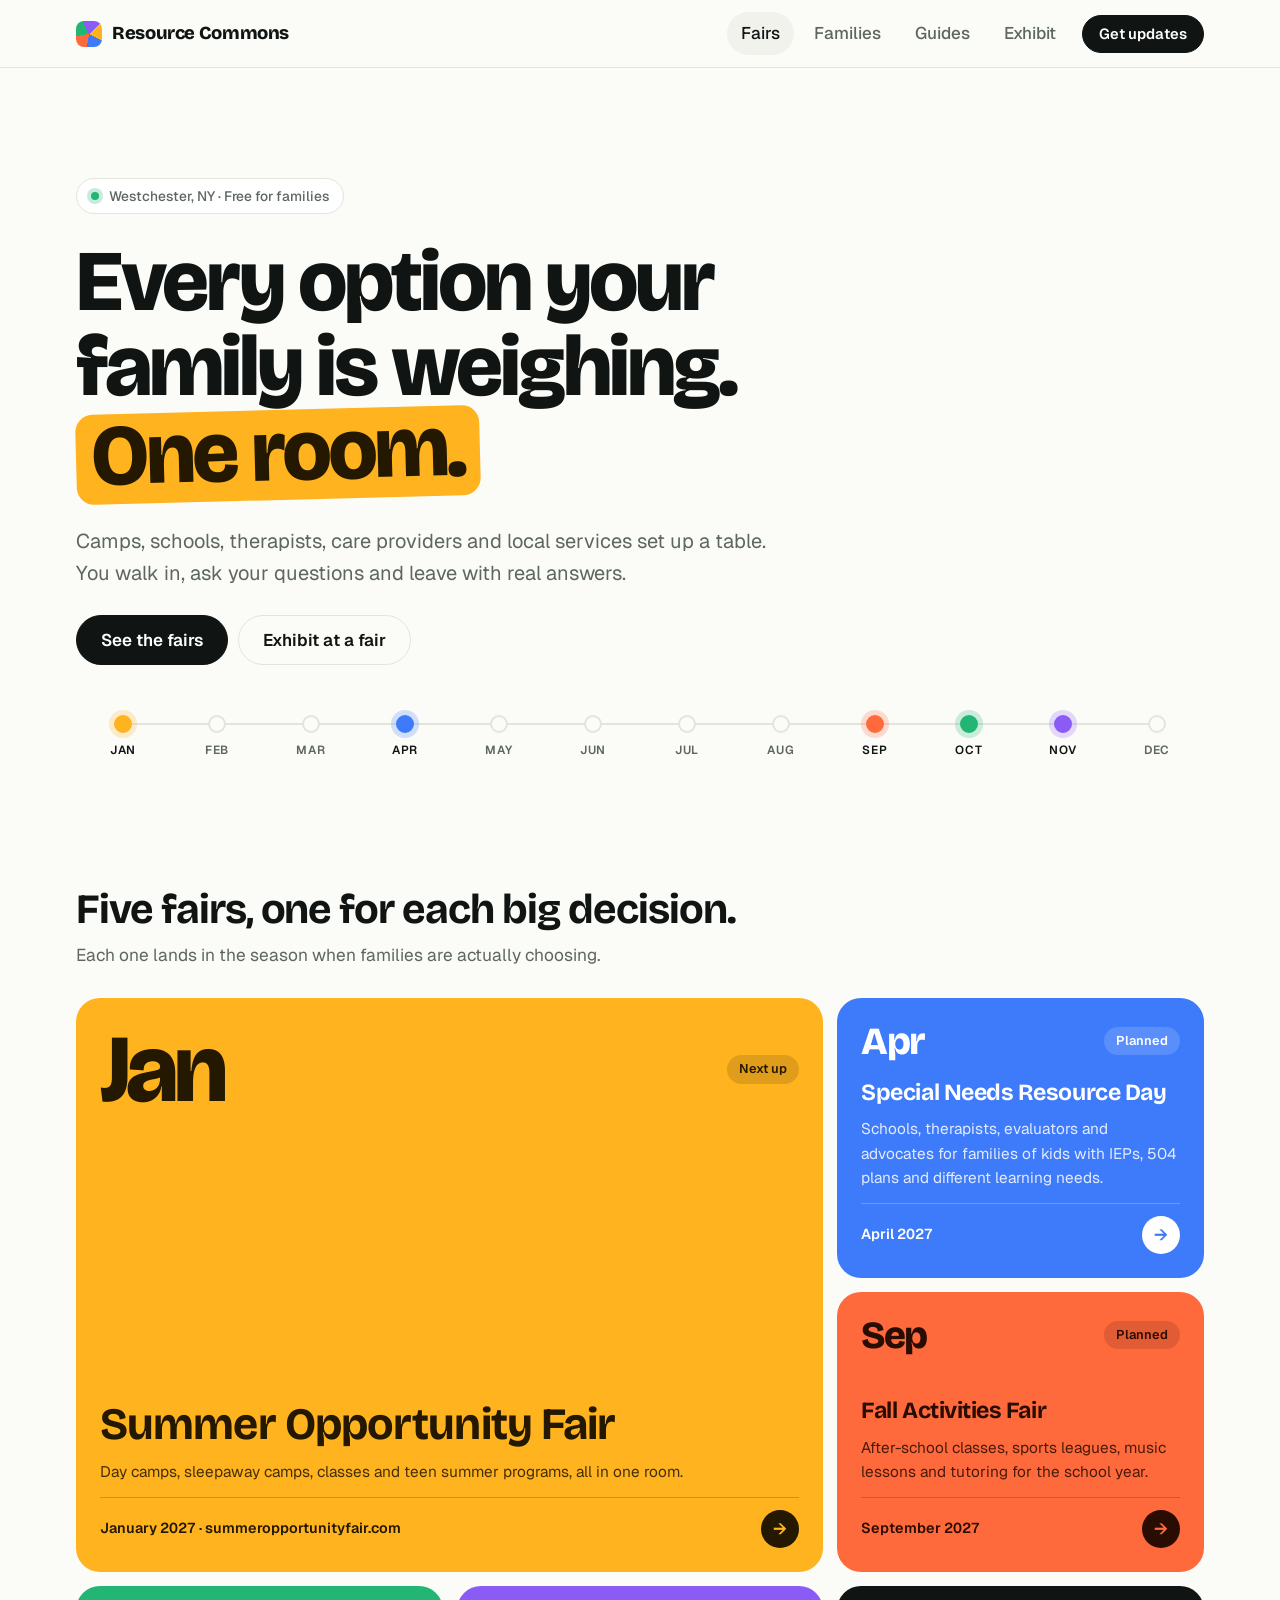
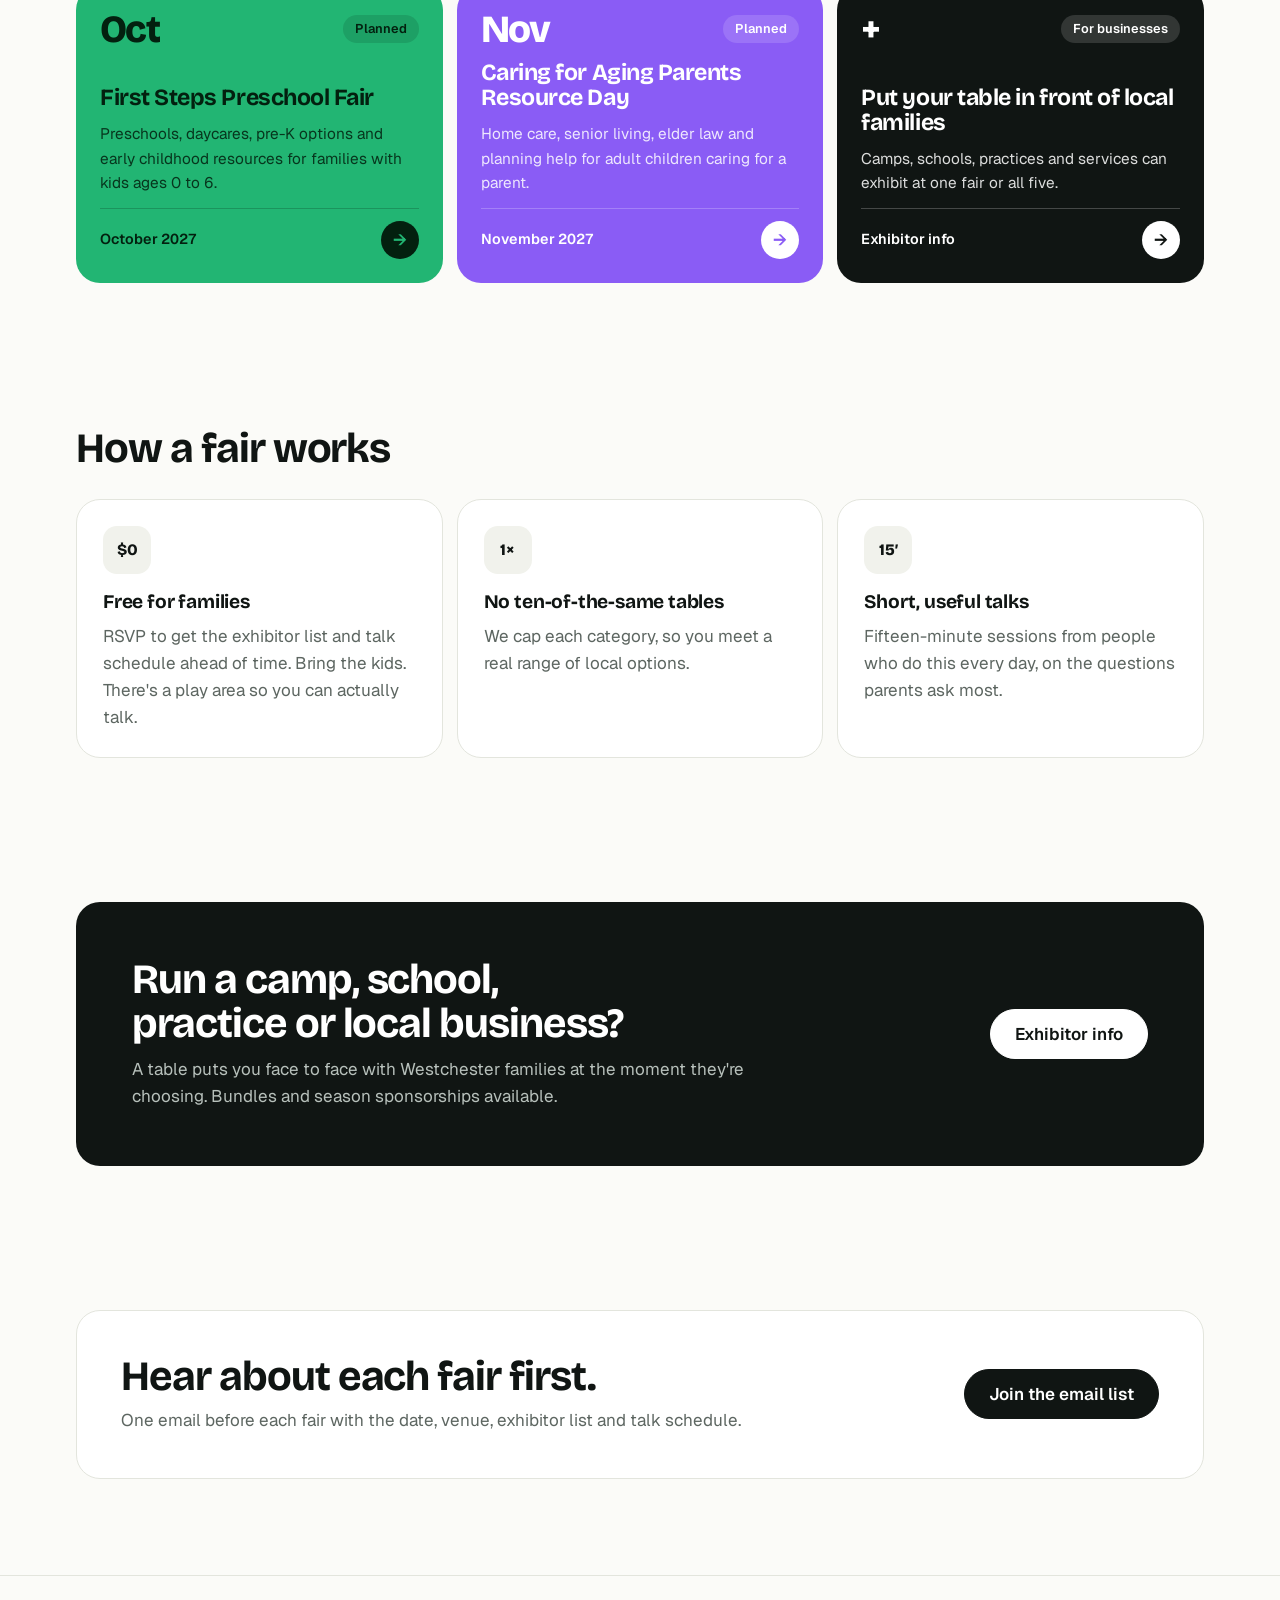
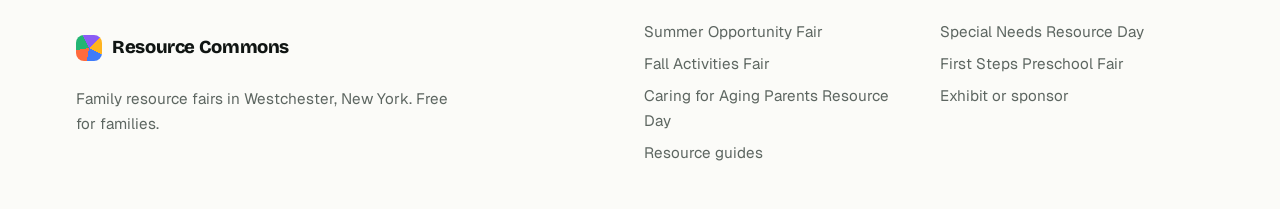
<file: index.html>
<!doctype html>
<html lang="en">
<head>
<meta charset="utf-8">
<meta name="viewport" content="width=device-width, initial-scale=1, viewport-fit=cover">
<title>Resource Commons</title>
<meta name="description" content="Family resource fairs in Westchester, NY: camps, special needs resources, fall activities, preschools and caring for aging parents. Free for families.">
<link rel="preconnect" href="https://fonts.googleapis.com">
<link rel="preconnect" href="https://fonts.gstatic.com" crossorigin>
<link rel="stylesheet" href="https://fonts.googleapis.com/css2?family=Bricolage+Grotesque:opsz,wght@12..96,500;12..96,700;12..96,800&family=Geist:wght@400;500;600&display=swap">
<link rel="stylesheet" href="style.css">
</head>
<body>
<header class="top"><div class="wrap top-in">
<a class="brand" href="index.html"><span class="mark" aria-hidden="true"></span>Resource Commons</a>
<nav class="nav"><a href="index.html" aria-current="page">Fairs</a><a href="families.html">Families</a><a href="guides.html">Guides</a><a href="exhibit.html">Exhibit</a><a class="btn small" href="families.html#signup">Get updates</a></nav>
</div></header>
<main>
<section class="hero"><div class="wrap">
<p class="eyebrow"><span class="live" aria-hidden="true"></span>Westchester, NY · Free for families</p>
<h1>Every option your family is weighing. <span class="hl">One room.</span></h1>
<p class="lede">Camps, schools, therapists, care providers and local services set up a table. You walk in, ask your questions and leave with real answers.</p>
<div class="cta"><a class="btn" href="#fairs">See the fairs</a><a class="btn ghost" href="exhibit.html">Exhibit at a fair</a></div>
<div class="year" aria-label="Fair calendar"><a class="mo has summer" href="https://summeropportunityfair.com/" title="Summer Opportunity Fair"><span class="pt"></span><span class="mo-l">Jan</span></a><span class="mo"><span class="pt"></span><span class="mo-l">Feb</span></span><span class="mo"><span class="pt"></span><span class="mo-l">Mar</span></span><a class="mo has sn" href="special-needs-resource-day.html" title="Special Needs Resource Day"><span class="pt"></span><span class="mo-l">Apr</span></a><span class="mo"><span class="pt"></span><span class="mo-l">May</span></span><span class="mo"><span class="pt"></span><span class="mo-l">Jun</span></span><span class="mo"><span class="pt"></span><span class="mo-l">Jul</span></span><span class="mo"><span class="pt"></span><span class="mo-l">Aug</span></span><a class="mo has fall" href="fall-activities-fair.html" title="Fall Activities Fair"><span class="pt"></span><span class="mo-l">Sep</span></a><a class="mo has pre" href="first-steps-preschool-fair.html" title="First Steps Preschool Fair"><span class="pt"></span><span class="mo-l">Oct</span></a><a class="mo has aging" href="caring-for-aging-parents.html" title="Caring for Aging Parents Resource Day"><span class="pt"></span><span class="mo-l">Nov</span></a><span class="mo"><span class="pt"></span><span class="mo-l">Dec</span></span></div>
</div></section>
<section class="band" id="fairs"><div class="wrap">
<div class="sec-h"><h2>Five fairs, one for each big decision.</h2><p>Each one lands in the season when families are actually choosing.</p></div>
<div class="bento"><a class="tile summer feat" href="https://summeropportunityfair.com/">
<span class="tile-top"><span class="tile-m">Jan</span><span class="pill">Next up</span></span>
<span class="tile-n">Summer Opportunity Fair</span>
<span class="tile-t">Day camps, sleepaway camps, classes and teen summer programs, all in one room.</span>
<span class="tile-f"><span>January 2027 · summeropportunityfair.com</span><span class="arrow" aria-hidden="true">→</span></span></a><a class="tile sn" href="special-needs-resource-day.html">
<span class="tile-top"><span class="tile-m">Apr</span><span class="pill">Planned</span></span>
<span class="tile-n">Special Needs Resource Day</span>
<span class="tile-t">Schools, therapists, evaluators and advocates for families of kids with IEPs, 504 plans and different learning needs.</span>
<span class="tile-f"><span>April 2027</span><span class="arrow" aria-hidden="true">→</span></span></a><a class="tile fall" href="fall-activities-fair.html">
<span class="tile-top"><span class="tile-m">Sep</span><span class="pill">Planned</span></span>
<span class="tile-n">Fall Activities Fair</span>
<span class="tile-t">After-school classes, sports leagues, music lessons and tutoring for the school year.</span>
<span class="tile-f"><span>September 2027</span><span class="arrow" aria-hidden="true">→</span></span></a><a class="tile pre" href="first-steps-preschool-fair.html">
<span class="tile-top"><span class="tile-m">Oct</span><span class="pill">Planned</span></span>
<span class="tile-n">First Steps Preschool Fair</span>
<span class="tile-t">Preschools, daycares, pre-K options and early childhood resources for families with kids ages 0 to 6.</span>
<span class="tile-f"><span>October 2027</span><span class="arrow" aria-hidden="true">→</span></span></a><a class="tile aging" href="caring-for-aging-parents.html">
<span class="tile-top"><span class="tile-m">Nov</span><span class="pill">Planned</span></span>
<span class="tile-n">Caring for Aging Parents Resource Day</span>
<span class="tile-t">Home care, senior living, elder law and planning help for adult children caring for a parent.</span>
<span class="tile-f"><span>November 2027</span><span class="arrow" aria-hidden="true">→</span></span></a><a class="tile ink" href="exhibit.html">
<span class="tile-top"><span class="tile-m">+</span><span class="pill">For businesses</span></span>
<span class="tile-n">Put your table in front of local families</span>
<span class="tile-t">Camps, schools, practices and services can exhibit at one fair or all five.</span>
<span class="tile-f"><span>Exhibitor info</span><span class="arrow" aria-hidden="true">→</span></span></a></div>
</div></section>
<section class="band"><div class="wrap">
<div class="sec-h"><h2>How a fair works</h2></div>
<div class="three cards">
<div><span class="ic" aria-hidden="true">$0</span><h3>Free for families</h3><p>RSVP to get the exhibitor list and talk schedule ahead of time. Bring the kids. There's a play area so you can actually talk.</p></div>
<div><span class="ic" aria-hidden="true">1×</span><h3>No ten-of-the-same tables</h3><p>We cap each category, so you meet a real range of local options.</p></div>
<div><span class="ic" aria-hidden="true">15′</span><h3>Short, useful talks</h3><p>Fifteen-minute sessions from people who do this every day, on the questions parents ask most.</p></div>
</div></div></section>
<section class="band"><div class="wrap">
<div class="promo"><div><h2>Run a camp, school, practice or local business?</h2><p>A table puts you face to face with Westchester families at the moment they're choosing. Bundles and season sponsorships available.</p></div>
<div class="cta"><a class="btn light" href="exhibit.html">Exhibitor info</a></div></div>
</div></section>
<section class="band"><div class="wrap"><div class="split">
<div><h2>Hear about each fair first.</h2><p>One email before each fair with the date, venue, exhibitor list and talk schedule.</p></div>
<div class="cta"><a class="btn" href="families.html#signup">Join the email list</a></div>
</div></div></section>
</main>
<footer class="foot"><div class="wrap foot-in">
<div><a class="brand" href="index.html"><span class="mark" aria-hidden="true"></span>Resource Commons</a>
<p>Family resource fairs in Westchester, New York. Free for families.</p></div>
<div class="foot-links"><a href="https://summeropportunityfair.com/">Summer Opportunity Fair</a><a href="special-needs-resource-day.html">Special Needs Resource Day</a><a href="fall-activities-fair.html">Fall Activities Fair</a><a href="first-steps-preschool-fair.html">First Steps Preschool Fair</a><a href="caring-for-aging-parents.html">Caring for Aging Parents Resource Day</a><a href="exhibit.html">Exhibit or sponsor</a><a href="guides.html">Resource guides</a></div>
</div></footer>
<script src="config.js"></script>
<script src="site.js"></script>
</body>
</html>
</file>
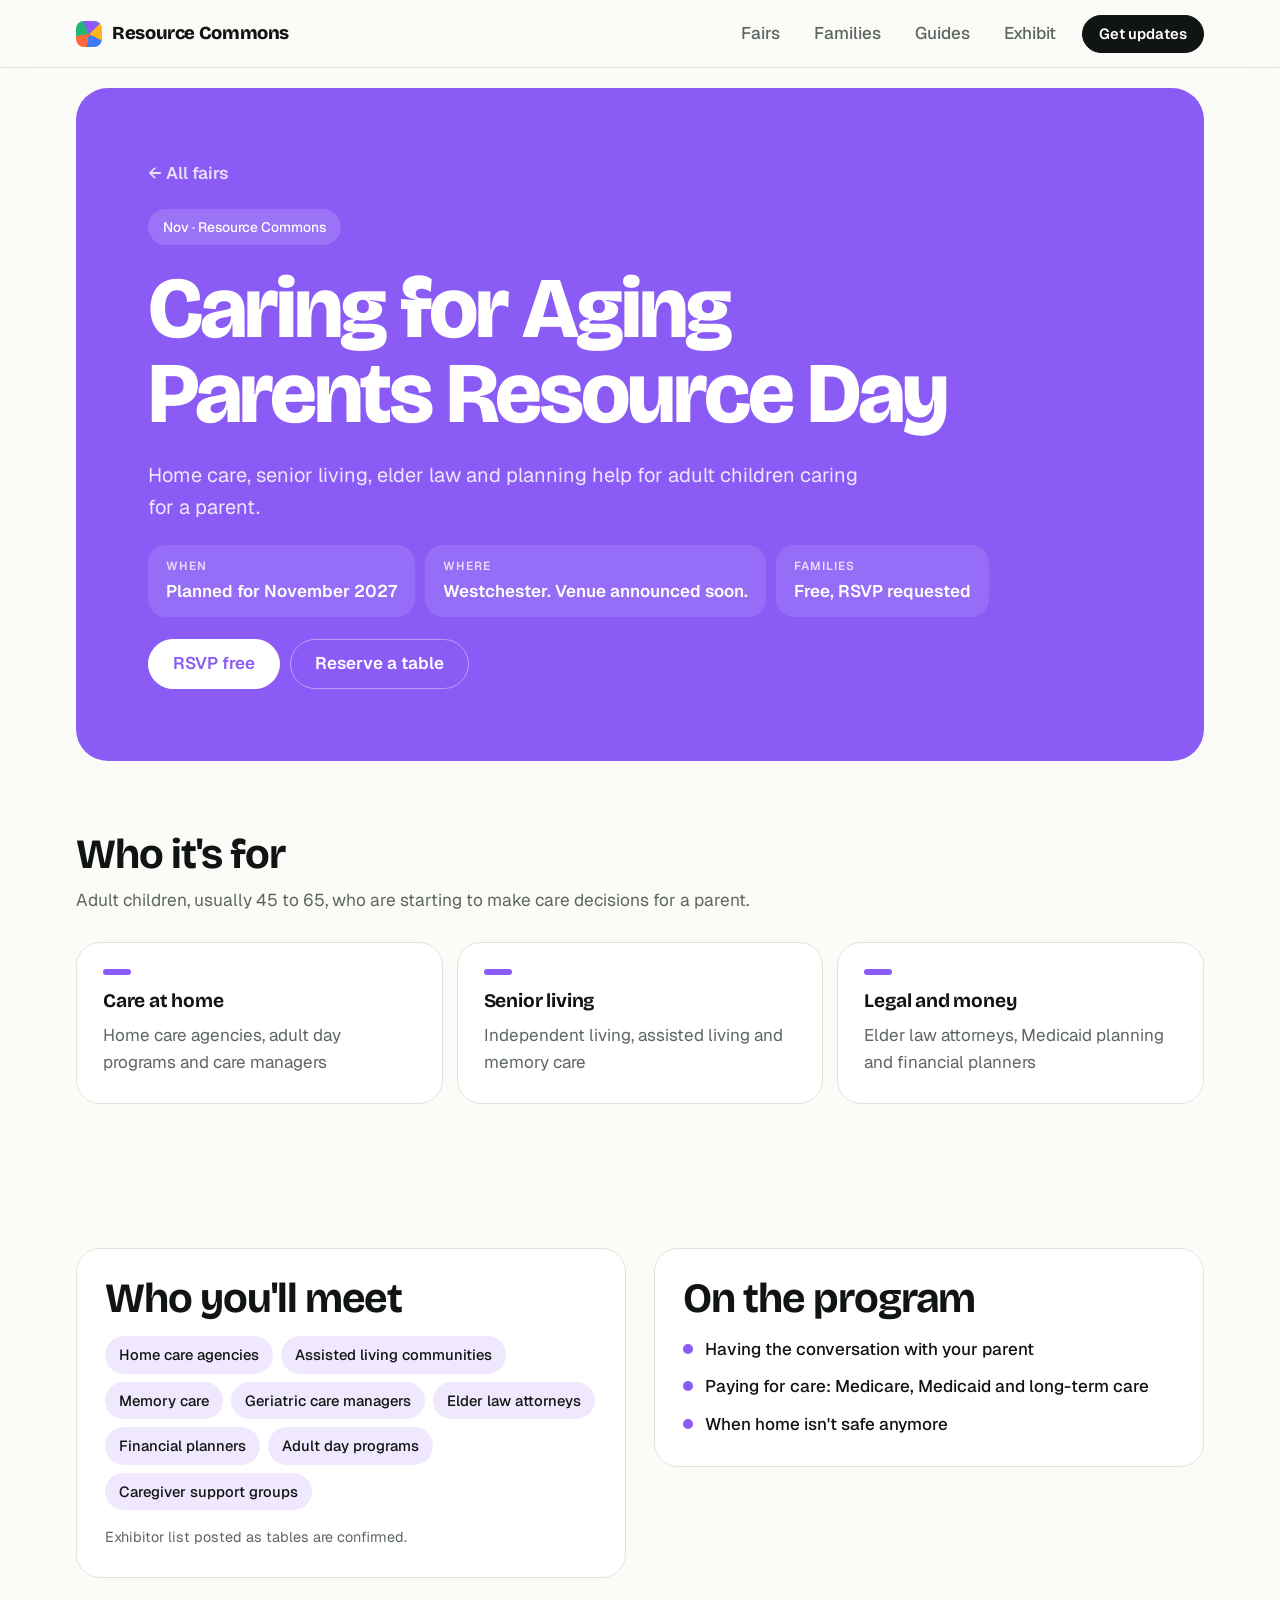
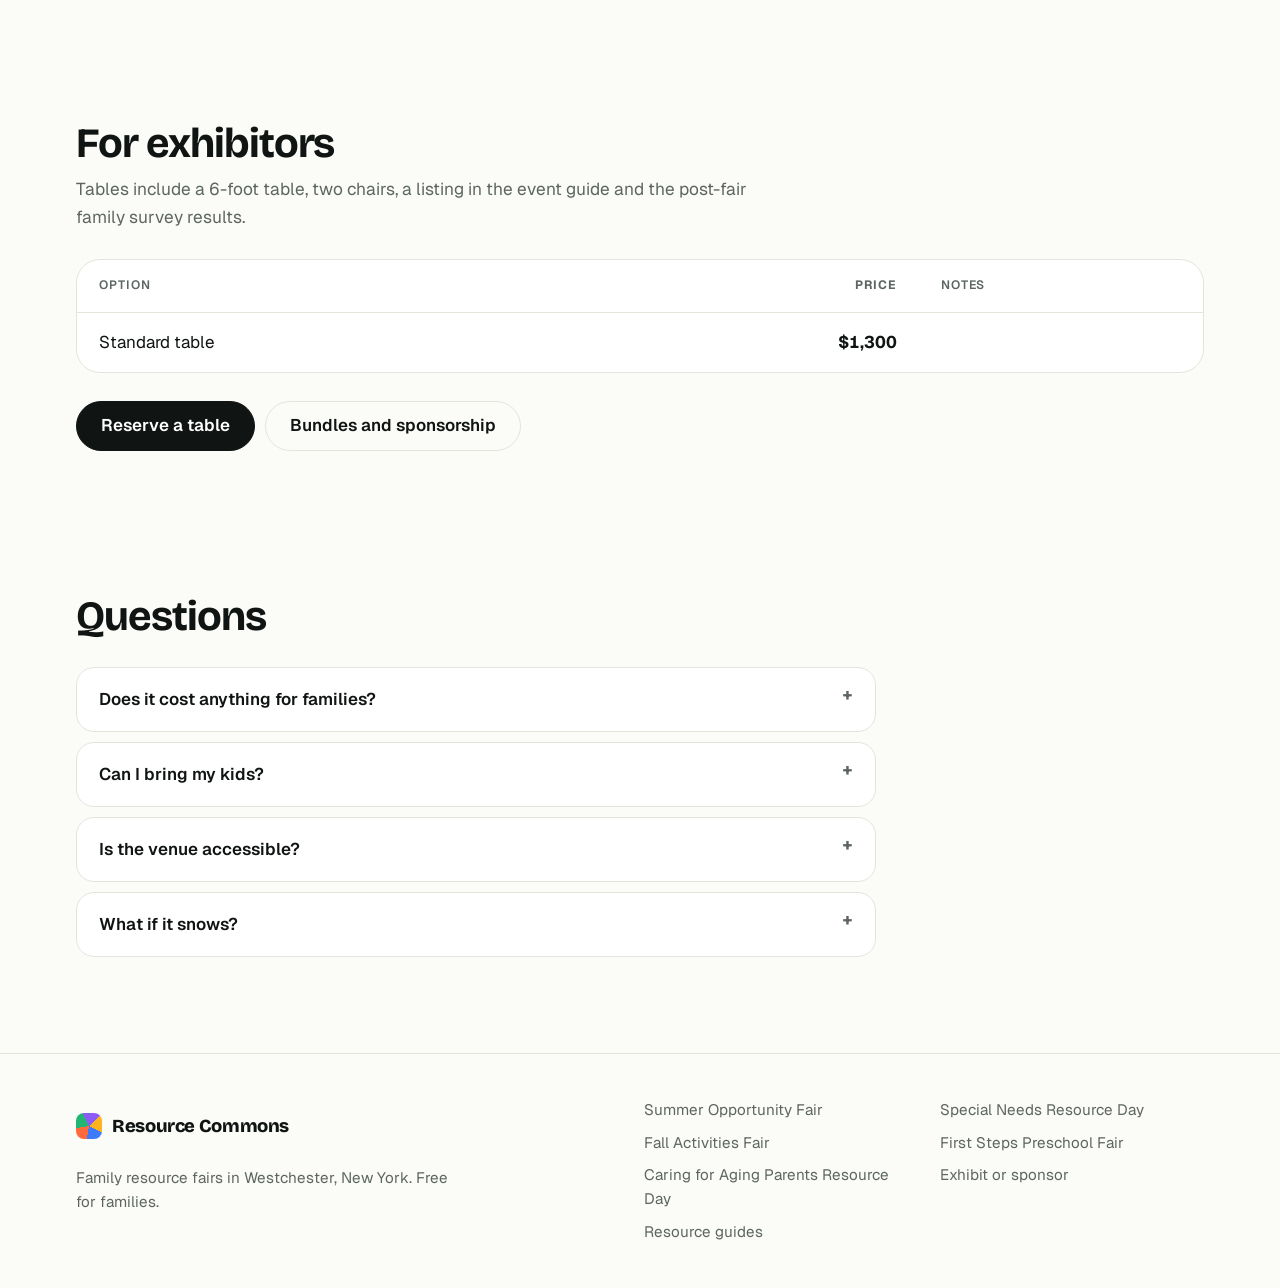
<file: caring-for-aging-parents.html>
<!doctype html>
<html lang="en">
<head>
<meta charset="utf-8">
<meta name="viewport" content="width=device-width, initial-scale=1, viewport-fit=cover">
<title>Caring for Aging Parents Resource Day · Resource Commons</title>
<meta name="description" content="Home care, senior living, elder law and planning help for adult children caring for a parent.">
<link rel="preconnect" href="https://fonts.googleapis.com">
<link rel="preconnect" href="https://fonts.gstatic.com" crossorigin>
<link rel="stylesheet" href="https://fonts.googleapis.com/css2?family=Bricolage+Grotesque:opsz,wght@12..96,500;12..96,700;12..96,800&family=Geist:wght@400;500;600&display=swap">
<link rel="stylesheet" href="style.css">
</head>
<body>
<header class="top"><div class="wrap top-in">
<a class="brand" href="index.html"><span class="mark" aria-hidden="true"></span>Resource Commons</a>
<nav class="nav"><a href="index.html">Fairs</a><a href="families.html">Families</a><a href="guides.html">Guides</a><a href="exhibit.html">Exhibit</a><a class="btn small" href="families.html#signup">Get updates</a></nav>
</div></header>
<main class="event aging">
<section class="ev-hero"><div class="wrap"><div class="panel">
<a class="back" href="index.html#fairs">← All fairs</a>
<p class="eyebrow">Nov · Resource Commons</p>
<h1>Caring for Aging Parents Resource Day</h1>
<p class="lede">Home care, senior living, elder law and planning help for adult children caring for a parent.</p>
<dl class="facts"><div><dt>When</dt><dd>Planned for November 2027</dd></div><div><dt>Where</dt><dd>Westchester. Venue announced soon.</dd></div><div><dt>Families</dt><dd>Free, RSVP requested</dd></div></dl>
<div class="cta"><a class="btn" href="families.html#signup">RSVP free</a><a class="btn ghost" href="exhibit-caring-for-aging-parents.html">Reserve a table</a></div>
</div></div></section>
<section class="band"><div class="wrap">
<div class="sec-h"><h2>Who it's for</h2><p>Adult children, usually 45 to 65, who are starting to make care decisions for a parent.</p></div>
<div class="three cards"><div><h3>Care at home</h3><p>Home care agencies, adult day programs and care managers</p></div><div><h3>Senior living</h3><p>Independent living, assisted living and memory care</p></div><div><h3>Legal and money</h3><p>Elder law attorneys, Medicaid planning and financial planners</p></div></div>
</div></section>
<section class="band"><div class="wrap two">
<div><h2>Who you'll meet</h2><ul class="chips"><li>Home care agencies</li><li>Assisted living communities</li><li>Memory care</li><li>Geriatric care managers</li><li>Elder law attorneys</li><li>Financial planners</li><li>Adult day programs</li><li>Caregiver support groups</li></ul><p class="small-note">Exhibitor list posted as tables are confirmed.</p></div>
<div><h2>On the program</h2><ul class="talks"><li>Having the conversation with your parent</li><li>Paying for care: Medicare, Medicaid and long-term care</li><li>When home isn&#x27;t safe anymore</li></ul></div>
</div></section>
<section class="band"><div class="wrap">
<div class="sec-h"><h2>For exhibitors</h2><p>Tables include a 6-foot table, two chairs, a listing in the event guide and the post-fair family survey results.</p></div>
<div class="tbl"><table><thead><tr><th>Option</th><th class="num">Price</th><th>Notes</th></tr></thead><tbody><tr><td>Standard table</td><td class="num">$1,300</td><td class="note"></td></tr></tbody></table></div>
<div class="cta"><a class="btn" href="exhibit-caring-for-aging-parents.html">Reserve a table</a><a class="btn ghost" href="exhibit.html">Bundles and sponsorship</a></div>
</div></section>
<section class="band"><div class="wrap">
<div class="sec-h"><h2>Questions</h2></div>
<div class="faq">
<details><summary>Does it cost anything for families?</summary><p>No. Families always get in free. RSVP so we can send you the exhibitor list and talk schedule ahead of time.</p></details>
<details><summary>Can I bring my kids?</summary><p>Yes. There's a supervised play area and activities so parents can talk with exhibitors.</p></details>
<details><summary>Is the venue accessible?</summary><p>Every Resource Commons venue is chosen for step-free access, accessible restrooms and nearby parking.</p></details>
<details><summary>What if it snows?</summary><p>Winter fairs have a published snow date. We'll email everyone who RSVPs if anything changes.</p></details>
</div></div></section>
</main>
<footer class="foot"><div class="wrap foot-in">
<div><a class="brand" href="index.html"><span class="mark" aria-hidden="true"></span>Resource Commons</a>
<p>Family resource fairs in Westchester, New York. Free for families.</p></div>
<div class="foot-links"><a href="https://summeropportunityfair.com/">Summer Opportunity Fair</a><a href="special-needs-resource-day.html">Special Needs Resource Day</a><a href="fall-activities-fair.html">Fall Activities Fair</a><a href="first-steps-preschool-fair.html">First Steps Preschool Fair</a><a href="caring-for-aging-parents.html">Caring for Aging Parents Resource Day</a><a href="exhibit.html">Exhibit or sponsor</a><a href="guides.html">Resource guides</a></div>
</div></footer>
<script src="config.js"></script>
<script src="site.js"></script>
</body>
</html>
</file>
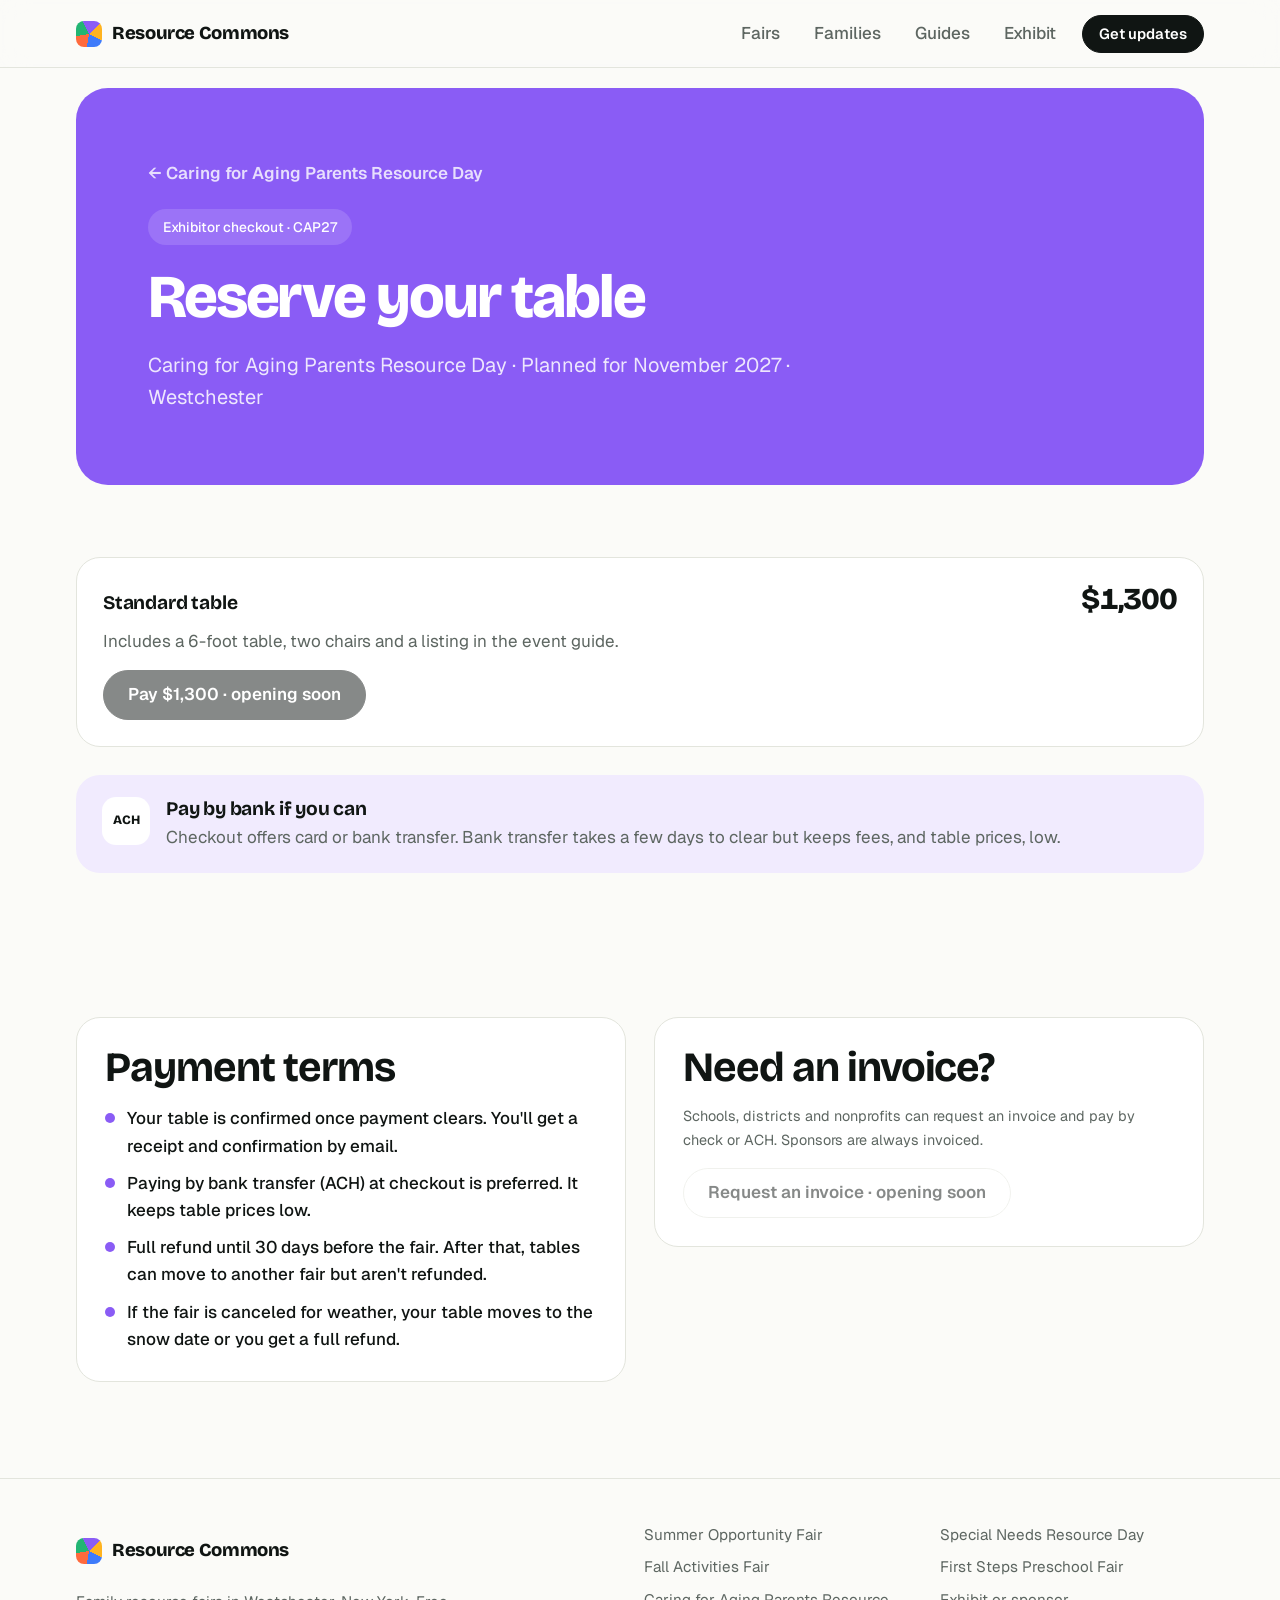
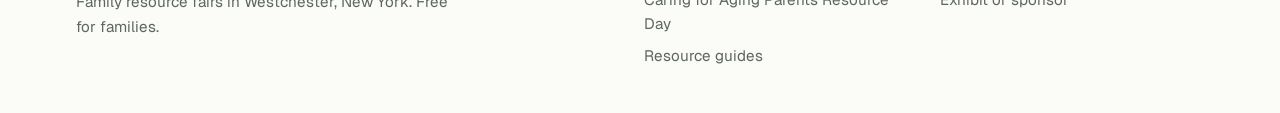
<file: exhibit-caring-for-aging-parents.html>
<!doctype html>
<html lang="en">
<head>
<meta charset="utf-8">
<meta name="viewport" content="width=device-width, initial-scale=1, viewport-fit=cover">
<title>Reserve a table · Caring for Aging Parents Resource Day</title>
<meta name="description" content="Exhibitor checkout for the Caring for Aging Parents Resource Day.">
<link rel="preconnect" href="https://fonts.googleapis.com">
<link rel="preconnect" href="https://fonts.gstatic.com" crossorigin>
<link rel="stylesheet" href="https://fonts.googleapis.com/css2?family=Bricolage+Grotesque:opsz,wght@12..96,500;12..96,700;12..96,800&family=Geist:wght@400;500;600&display=swap">
<link rel="stylesheet" href="style.css">
</head>
<body>
<header class="top"><div class="wrap top-in">
<a class="brand" href="index.html"><span class="mark" aria-hidden="true"></span>Resource Commons</a>
<nav class="nav"><a href="index.html">Fairs</a><a href="families.html">Families</a><a href="guides.html">Guides</a><a href="exhibit.html">Exhibit</a><a class="btn small" href="families.html#signup">Get updates</a></nav>
</div></header>
<main class="event aging">
<section class="ev-hero"><div class="wrap"><div class="panel slim">
<a class="back" href="caring-for-aging-parents.html">← Caring for Aging Parents Resource Day</a>
<p class="eyebrow">Exhibitor checkout · CAP27</p>
<h1>Reserve your table</h1>
<p class="lede">Caring for Aging Parents Resource Day · Planned for November 2027 · Westchester</p>
</div></div></section>
<section class="band"><div class="wrap">
<div class="opts"><div class="opt"><div class="opt-h"><h3>Standard table</h3><span class="opt-p">$1,300</span></div><p>Includes a 6-foot table, two chairs and a listing in the event guide.</p><a class="btn" data-link="pay-CAP27-1" href="#">Pay $1,300</a></div></div>
<div class="ach"><span class="ic" aria-hidden="true">ACH</span><div><h3>Pay by bank if you can</h3><p>Checkout offers card or bank transfer. Bank transfer takes a few days to clear but keeps fees, and table prices, low.</p></div></div>
</div></section>
<section class="band"><div class="wrap two">
<div><h2>Payment terms</h2><ul class="talks"><li>Your table is confirmed once payment clears. You&#x27;ll get a receipt and confirmation by email.</li><li>Paying by bank transfer (ACH) at checkout is preferred. It keeps table prices low.</li><li>Full refund until 30 days before the fair. After that, tables can move to another fair but aren&#x27;t refunded.</li><li>If the fair is canceled for weather, your table moves to the snow date or you get a full refund.</li></ul></div>
<div><h2>Need an invoice?</h2><p class="small-note">Schools, districts and nonprofits can request an invoice and pay by check or ACH. Sponsors are always invoiced.</p><a class="btn ghost" data-link="exhibit" href="#">Request an invoice</a></div>
</div></section>
</main>
<footer class="foot"><div class="wrap foot-in">
<div><a class="brand" href="index.html"><span class="mark" aria-hidden="true"></span>Resource Commons</a>
<p>Family resource fairs in Westchester, New York. Free for families.</p></div>
<div class="foot-links"><a href="https://summeropportunityfair.com/">Summer Opportunity Fair</a><a href="special-needs-resource-day.html">Special Needs Resource Day</a><a href="fall-activities-fair.html">Fall Activities Fair</a><a href="first-steps-preschool-fair.html">First Steps Preschool Fair</a><a href="caring-for-aging-parents.html">Caring for Aging Parents Resource Day</a><a href="exhibit.html">Exhibit or sponsor</a><a href="guides.html">Resource guides</a></div>
</div></footer>
<script src="config.js"></script>
<script src="site.js"></script>
</body>
</html>
</file>
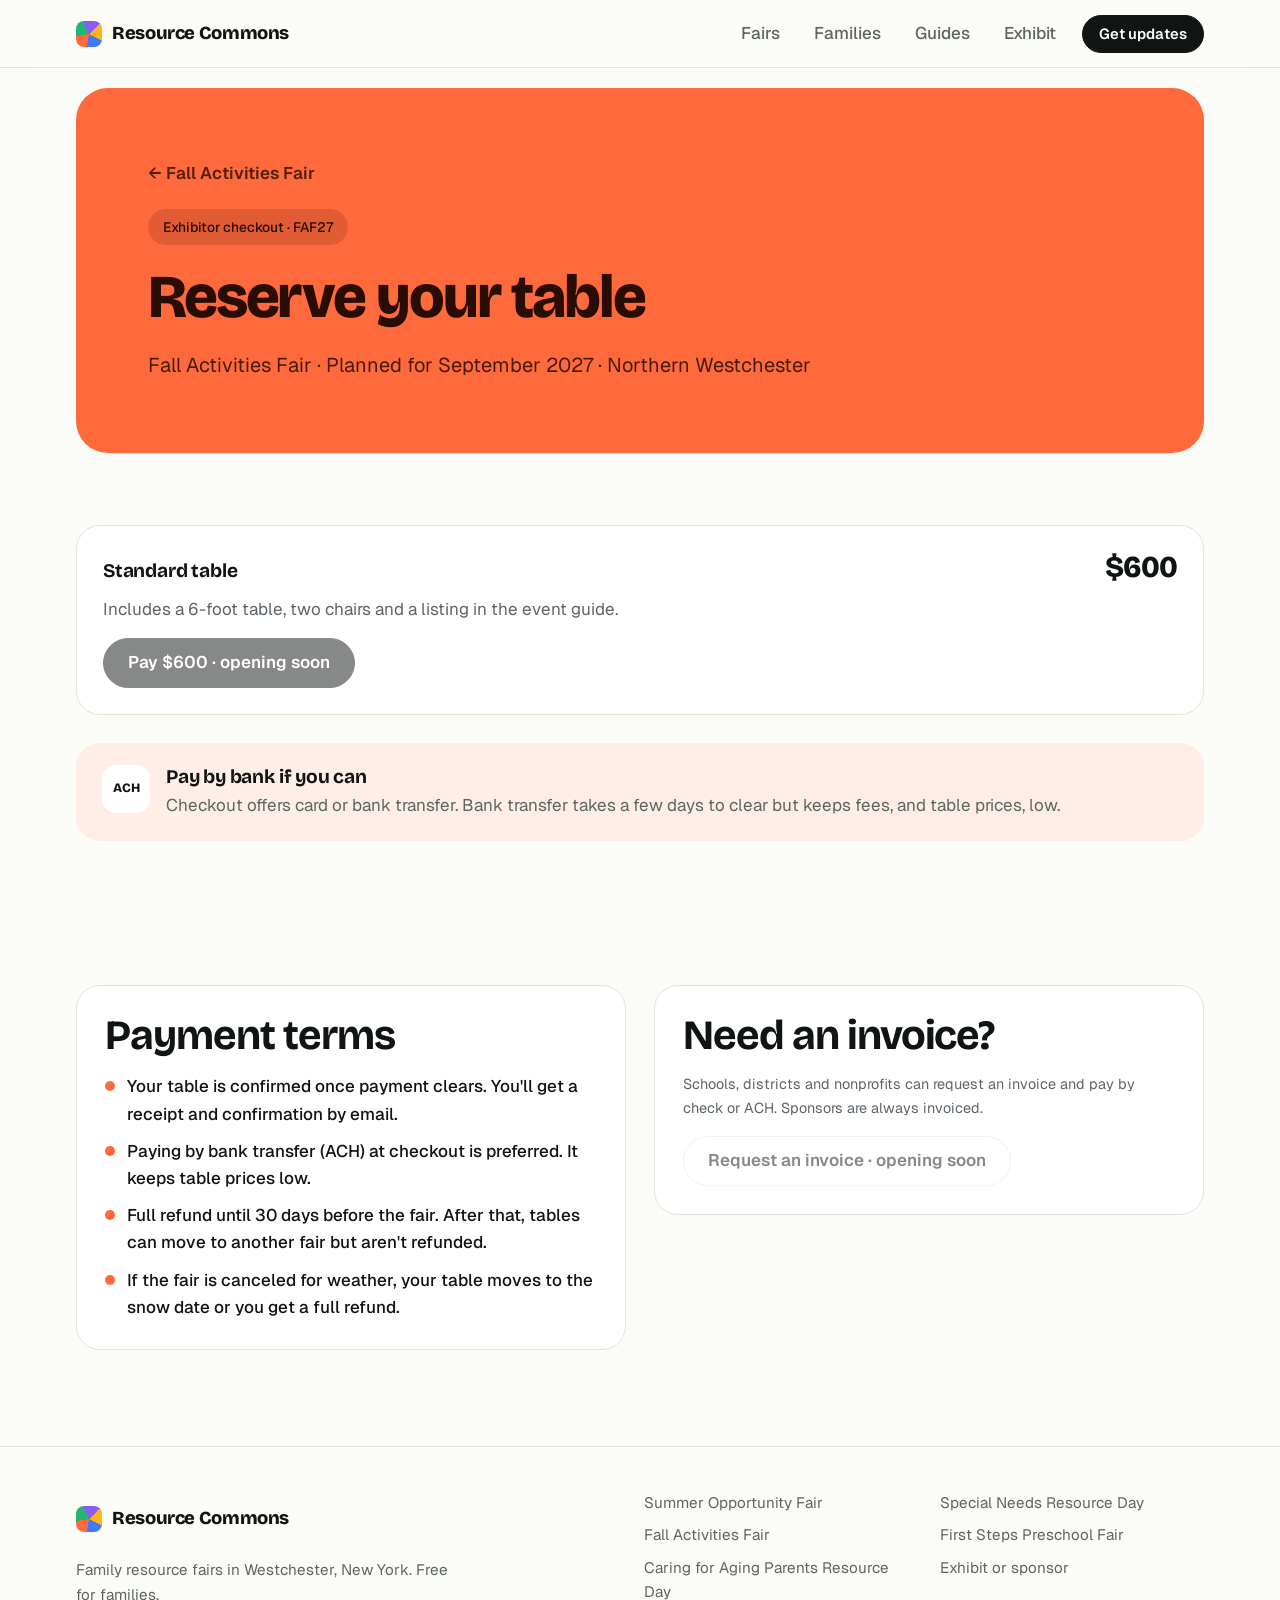
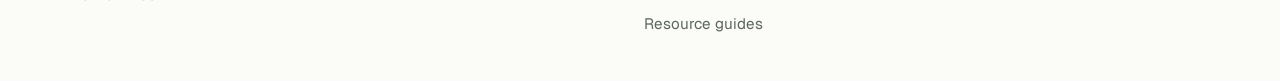
<file: exhibit-fall-activities-fair.html>
<!doctype html>
<html lang="en">
<head>
<meta charset="utf-8">
<meta name="viewport" content="width=device-width, initial-scale=1, viewport-fit=cover">
<title>Reserve a table · Fall Activities Fair</title>
<meta name="description" content="Exhibitor checkout for the Fall Activities Fair.">
<link rel="preconnect" href="https://fonts.googleapis.com">
<link rel="preconnect" href="https://fonts.gstatic.com" crossorigin>
<link rel="stylesheet" href="https://fonts.googleapis.com/css2?family=Bricolage+Grotesque:opsz,wght@12..96,500;12..96,700;12..96,800&family=Geist:wght@400;500;600&display=swap">
<link rel="stylesheet" href="style.css">
</head>
<body>
<header class="top"><div class="wrap top-in">
<a class="brand" href="index.html"><span class="mark" aria-hidden="true"></span>Resource Commons</a>
<nav class="nav"><a href="index.html">Fairs</a><a href="families.html">Families</a><a href="guides.html">Guides</a><a href="exhibit.html">Exhibit</a><a class="btn small" href="families.html#signup">Get updates</a></nav>
</div></header>
<main class="event fall">
<section class="ev-hero"><div class="wrap"><div class="panel slim">
<a class="back" href="fall-activities-fair.html">← Fall Activities Fair</a>
<p class="eyebrow">Exhibitor checkout · FAF27</p>
<h1>Reserve your table</h1>
<p class="lede">Fall Activities Fair · Planned for September 2027 · Northern Westchester</p>
</div></div></section>
<section class="band"><div class="wrap">
<div class="opts"><div class="opt"><div class="opt-h"><h3>Standard table</h3><span class="opt-p">$600</span></div><p>Includes a 6-foot table, two chairs and a listing in the event guide.</p><a class="btn" data-link="pay-FAF27-1" href="#">Pay $600</a></div></div>
<div class="ach"><span class="ic" aria-hidden="true">ACH</span><div><h3>Pay by bank if you can</h3><p>Checkout offers card or bank transfer. Bank transfer takes a few days to clear but keeps fees, and table prices, low.</p></div></div>
</div></section>
<section class="band"><div class="wrap two">
<div><h2>Payment terms</h2><ul class="talks"><li>Your table is confirmed once payment clears. You&#x27;ll get a receipt and confirmation by email.</li><li>Paying by bank transfer (ACH) at checkout is preferred. It keeps table prices low.</li><li>Full refund until 30 days before the fair. After that, tables can move to another fair but aren&#x27;t refunded.</li><li>If the fair is canceled for weather, your table moves to the snow date or you get a full refund.</li></ul></div>
<div><h2>Need an invoice?</h2><p class="small-note">Schools, districts and nonprofits can request an invoice and pay by check or ACH. Sponsors are always invoiced.</p><a class="btn ghost" data-link="exhibit" href="#">Request an invoice</a></div>
</div></section>
</main>
<footer class="foot"><div class="wrap foot-in">
<div><a class="brand" href="index.html"><span class="mark" aria-hidden="true"></span>Resource Commons</a>
<p>Family resource fairs in Westchester, New York. Free for families.</p></div>
<div class="foot-links"><a href="https://summeropportunityfair.com/">Summer Opportunity Fair</a><a href="special-needs-resource-day.html">Special Needs Resource Day</a><a href="fall-activities-fair.html">Fall Activities Fair</a><a href="first-steps-preschool-fair.html">First Steps Preschool Fair</a><a href="caring-for-aging-parents.html">Caring for Aging Parents Resource Day</a><a href="exhibit.html">Exhibit or sponsor</a><a href="guides.html">Resource guides</a></div>
</div></footer>
<script src="config.js"></script>
<script src="site.js"></script>
</body>
</html>
</file>
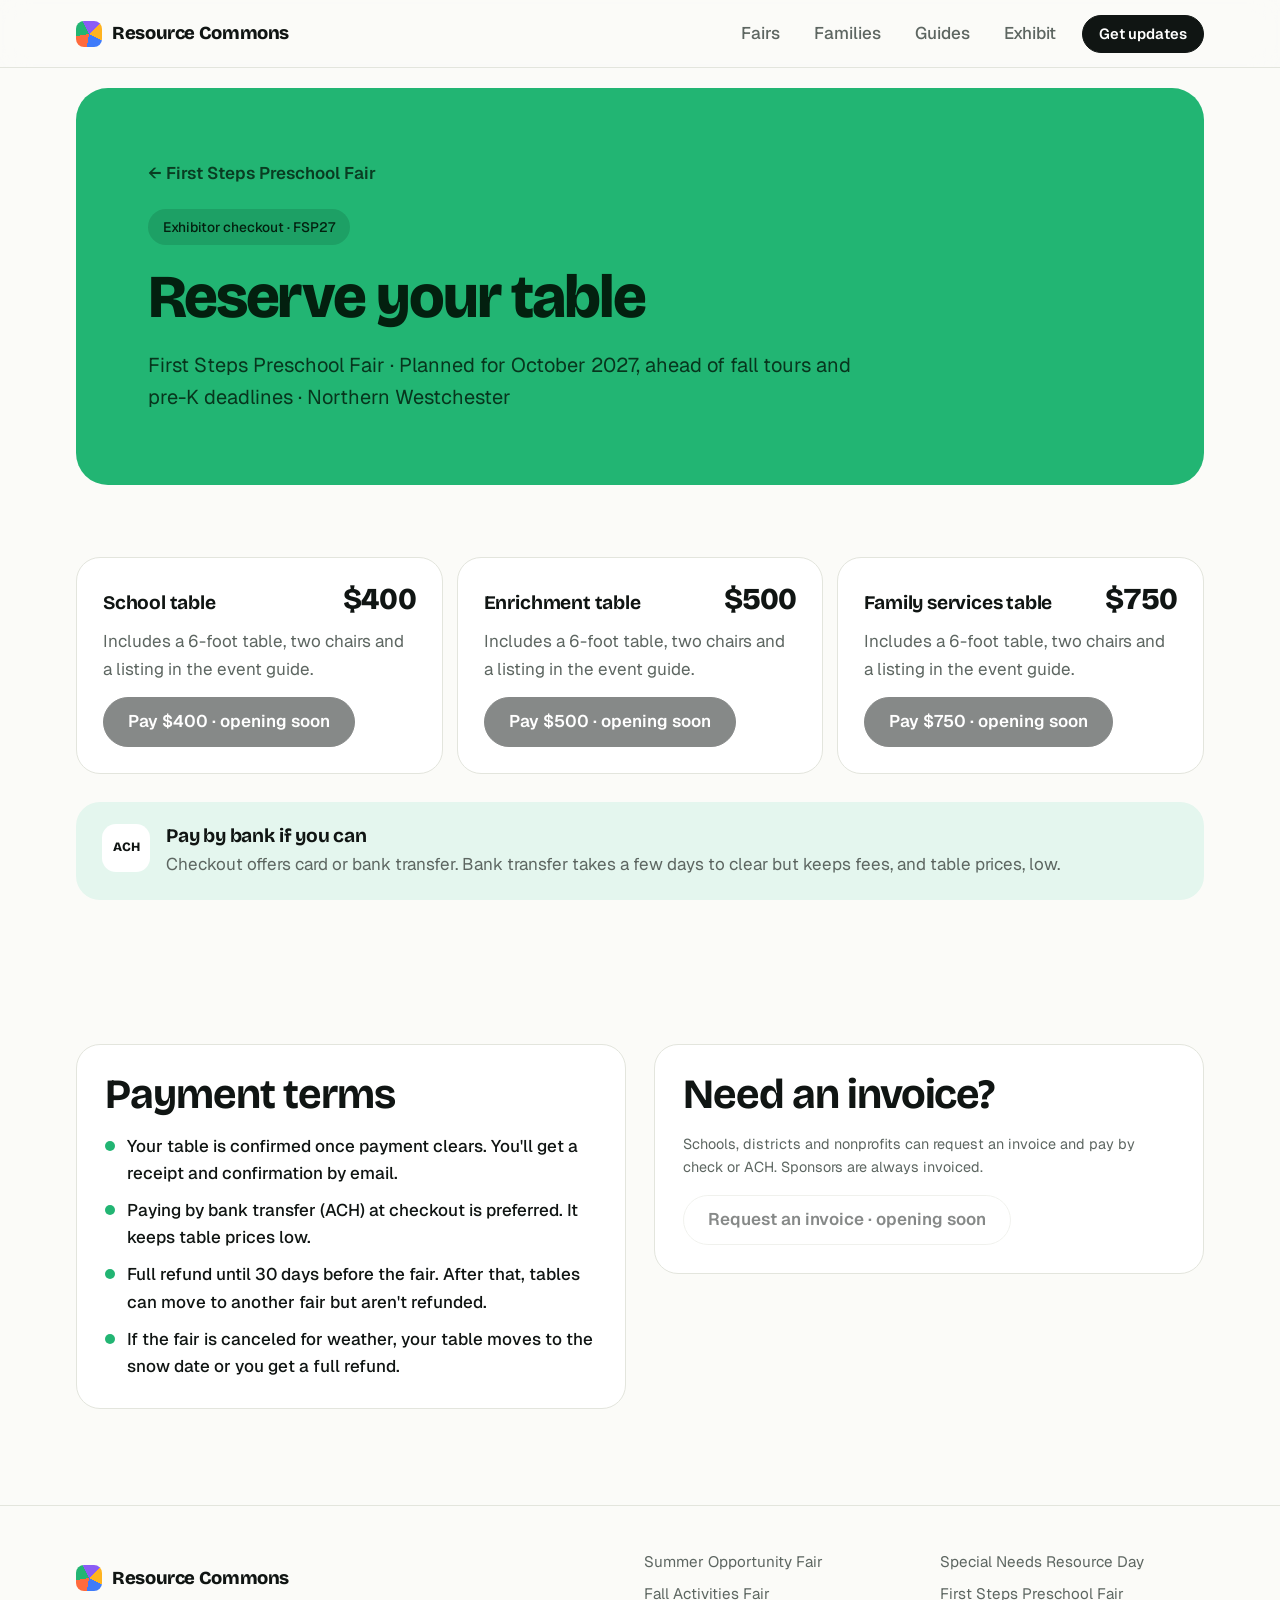
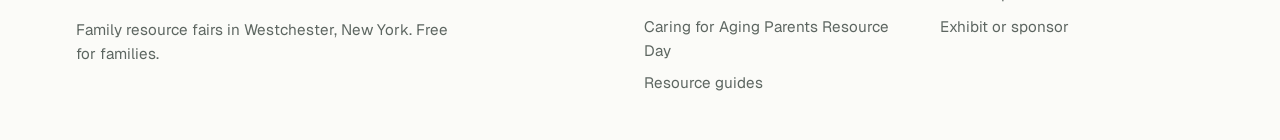
<file: exhibit-first-steps-preschool-fair.html>
<!doctype html>
<html lang="en">
<head>
<meta charset="utf-8">
<meta name="viewport" content="width=device-width, initial-scale=1, viewport-fit=cover">
<title>Reserve a table · First Steps Preschool Fair</title>
<meta name="description" content="Exhibitor checkout for the First Steps Preschool Fair.">
<link rel="preconnect" href="https://fonts.googleapis.com">
<link rel="preconnect" href="https://fonts.gstatic.com" crossorigin>
<link rel="stylesheet" href="https://fonts.googleapis.com/css2?family=Bricolage+Grotesque:opsz,wght@12..96,500;12..96,700;12..96,800&family=Geist:wght@400;500;600&display=swap">
<link rel="stylesheet" href="style.css">
</head>
<body>
<header class="top"><div class="wrap top-in">
<a class="brand" href="index.html"><span class="mark" aria-hidden="true"></span>Resource Commons</a>
<nav class="nav"><a href="index.html">Fairs</a><a href="families.html">Families</a><a href="guides.html">Guides</a><a href="exhibit.html">Exhibit</a><a class="btn small" href="families.html#signup">Get updates</a></nav>
</div></header>
<main class="event pre">
<section class="ev-hero"><div class="wrap"><div class="panel slim">
<a class="back" href="first-steps-preschool-fair.html">← First Steps Preschool Fair</a>
<p class="eyebrow">Exhibitor checkout · FSP27</p>
<h1>Reserve your table</h1>
<p class="lede">First Steps Preschool Fair · Planned for October 2027, ahead of fall tours and pre-K deadlines · Northern Westchester</p>
</div></div></section>
<section class="band"><div class="wrap">
<div class="opts"><div class="opt"><div class="opt-h"><h3>School table</h3><span class="opt-p">$400</span></div><p>Includes a 6-foot table, two chairs and a listing in the event guide.</p><a class="btn" data-link="pay-FSP27-1" href="#">Pay $400</a></div><div class="opt"><div class="opt-h"><h3>Enrichment table</h3><span class="opt-p">$500</span></div><p>Includes a 6-foot table, two chairs and a listing in the event guide.</p><a class="btn" data-link="pay-FSP27-2" href="#">Pay $500</a></div><div class="opt"><div class="opt-h"><h3>Family services table</h3><span class="opt-p">$750</span></div><p>Includes a 6-foot table, two chairs and a listing in the event guide.</p><a class="btn" data-link="pay-FSP27-3" href="#">Pay $750</a></div></div>
<div class="ach"><span class="ic" aria-hidden="true">ACH</span><div><h3>Pay by bank if you can</h3><p>Checkout offers card or bank transfer. Bank transfer takes a few days to clear but keeps fees, and table prices, low.</p></div></div>
</div></section>
<section class="band"><div class="wrap two">
<div><h2>Payment terms</h2><ul class="talks"><li>Your table is confirmed once payment clears. You&#x27;ll get a receipt and confirmation by email.</li><li>Paying by bank transfer (ACH) at checkout is preferred. It keeps table prices low.</li><li>Full refund until 30 days before the fair. After that, tables can move to another fair but aren&#x27;t refunded.</li><li>If the fair is canceled for weather, your table moves to the snow date or you get a full refund.</li></ul></div>
<div><h2>Need an invoice?</h2><p class="small-note">Schools, districts and nonprofits can request an invoice and pay by check or ACH. Sponsors are always invoiced.</p><a class="btn ghost" data-link="exhibit" href="#">Request an invoice</a></div>
</div></section>
</main>
<footer class="foot"><div class="wrap foot-in">
<div><a class="brand" href="index.html"><span class="mark" aria-hidden="true"></span>Resource Commons</a>
<p>Family resource fairs in Westchester, New York. Free for families.</p></div>
<div class="foot-links"><a href="https://summeropportunityfair.com/">Summer Opportunity Fair</a><a href="special-needs-resource-day.html">Special Needs Resource Day</a><a href="fall-activities-fair.html">Fall Activities Fair</a><a href="first-steps-preschool-fair.html">First Steps Preschool Fair</a><a href="caring-for-aging-parents.html">Caring for Aging Parents Resource Day</a><a href="exhibit.html">Exhibit or sponsor</a><a href="guides.html">Resource guides</a></div>
</div></footer>
<script src="config.js"></script>
<script src="site.js"></script>
</body>
</html>
</file>
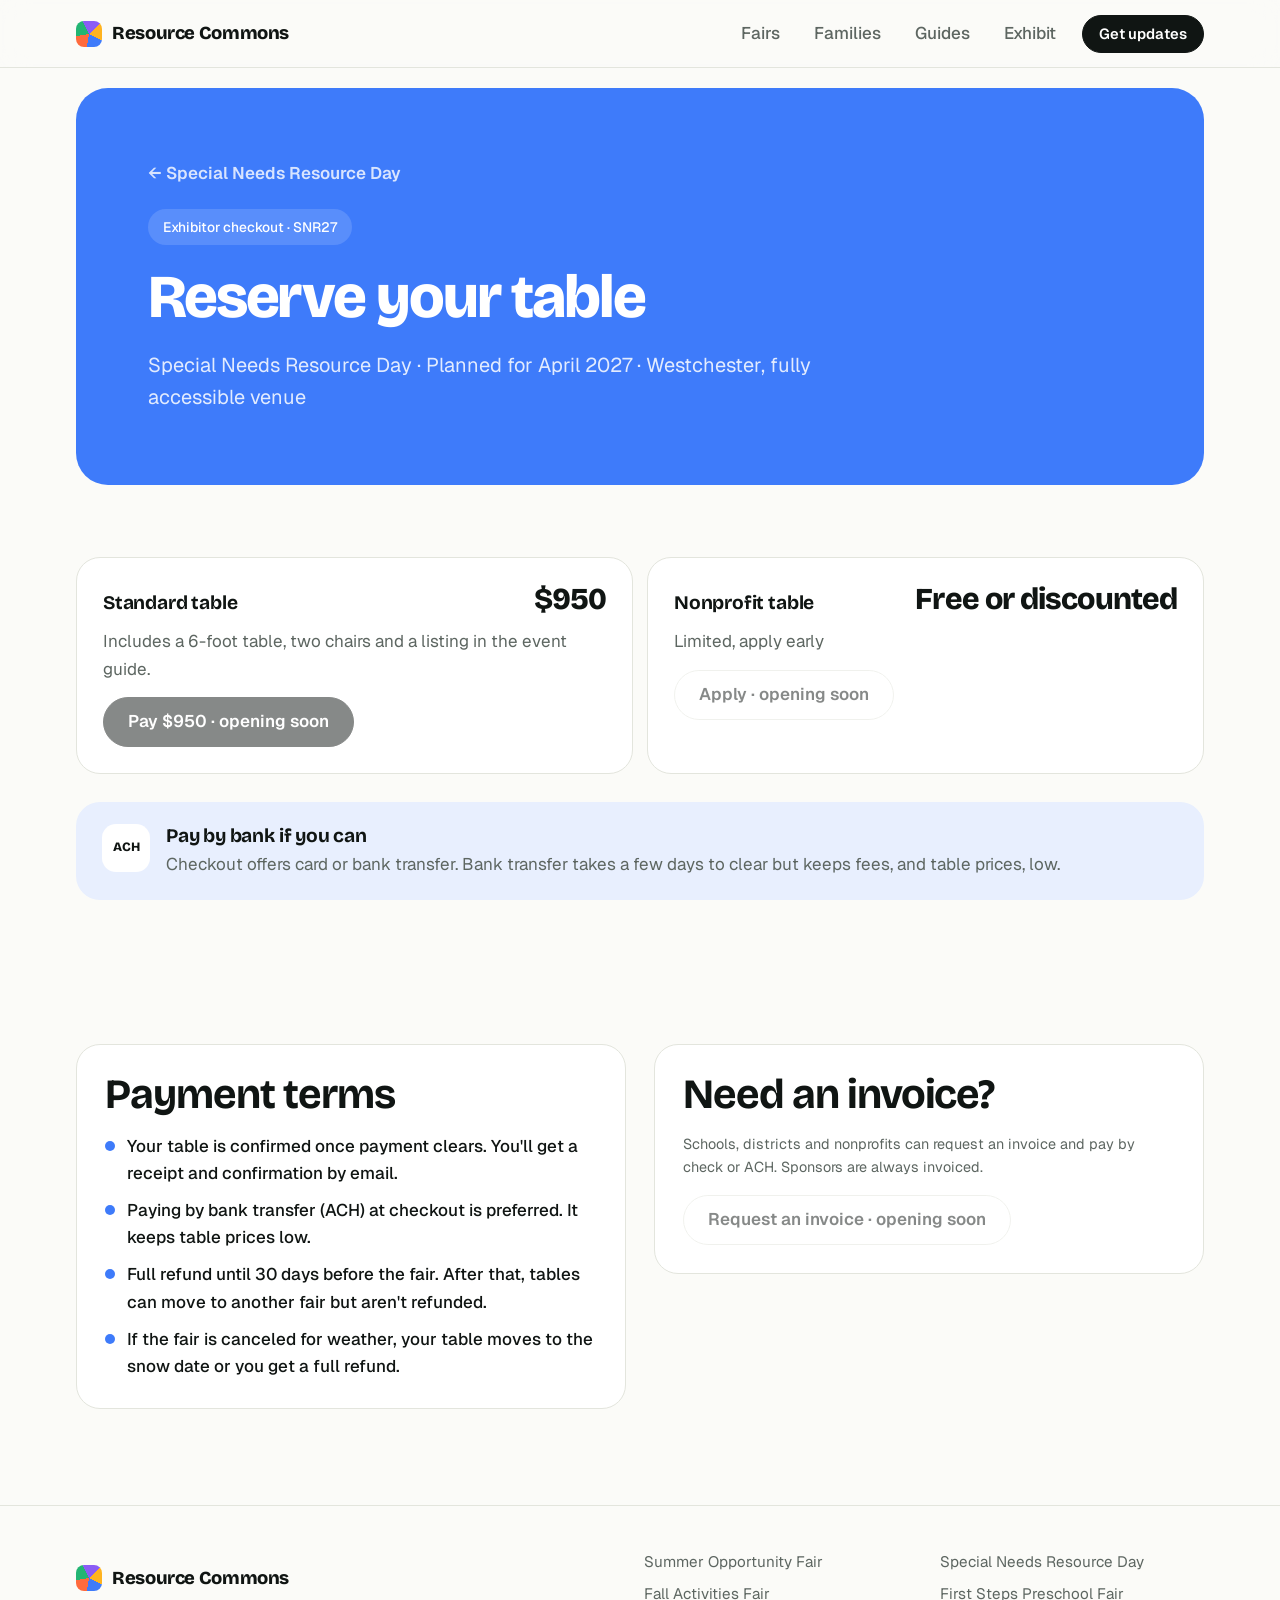
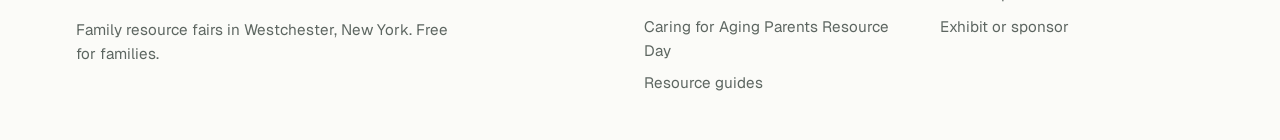
<file: exhibit-special-needs-resource-day.html>
<!doctype html>
<html lang="en">
<head>
<meta charset="utf-8">
<meta name="viewport" content="width=device-width, initial-scale=1, viewport-fit=cover">
<title>Reserve a table · Special Needs Resource Day</title>
<meta name="description" content="Exhibitor checkout for the Special Needs Resource Day.">
<link rel="preconnect" href="https://fonts.googleapis.com">
<link rel="preconnect" href="https://fonts.gstatic.com" crossorigin>
<link rel="stylesheet" href="https://fonts.googleapis.com/css2?family=Bricolage+Grotesque:opsz,wght@12..96,500;12..96,700;12..96,800&family=Geist:wght@400;500;600&display=swap">
<link rel="stylesheet" href="style.css">
</head>
<body>
<header class="top"><div class="wrap top-in">
<a class="brand" href="index.html"><span class="mark" aria-hidden="true"></span>Resource Commons</a>
<nav class="nav"><a href="index.html">Fairs</a><a href="families.html">Families</a><a href="guides.html">Guides</a><a href="exhibit.html">Exhibit</a><a class="btn small" href="families.html#signup">Get updates</a></nav>
</div></header>
<main class="event sn">
<section class="ev-hero"><div class="wrap"><div class="panel slim">
<a class="back" href="special-needs-resource-day.html">← Special Needs Resource Day</a>
<p class="eyebrow">Exhibitor checkout · SNR27</p>
<h1>Reserve your table</h1>
<p class="lede">Special Needs Resource Day · Planned for April 2027 · Westchester, fully accessible venue</p>
</div></div></section>
<section class="band"><div class="wrap">
<div class="opts"><div class="opt"><div class="opt-h"><h3>Standard table</h3><span class="opt-p">$950</span></div><p>Includes a 6-foot table, two chairs and a listing in the event guide.</p><a class="btn" data-link="pay-SNR27-1" href="#">Pay $950</a></div><div class="opt"><div class="opt-h"><h3>Nonprofit table</h3><span class="opt-p">Free or discounted</span></div><p>Limited, apply early</p><a class="btn ghost" data-link="exhibit" href="#">Apply</a></div></div>
<div class="ach"><span class="ic" aria-hidden="true">ACH</span><div><h3>Pay by bank if you can</h3><p>Checkout offers card or bank transfer. Bank transfer takes a few days to clear but keeps fees, and table prices, low.</p></div></div>
</div></section>
<section class="band"><div class="wrap two">
<div><h2>Payment terms</h2><ul class="talks"><li>Your table is confirmed once payment clears. You&#x27;ll get a receipt and confirmation by email.</li><li>Paying by bank transfer (ACH) at checkout is preferred. It keeps table prices low.</li><li>Full refund until 30 days before the fair. After that, tables can move to another fair but aren&#x27;t refunded.</li><li>If the fair is canceled for weather, your table moves to the snow date or you get a full refund.</li></ul></div>
<div><h2>Need an invoice?</h2><p class="small-note">Schools, districts and nonprofits can request an invoice and pay by check or ACH. Sponsors are always invoiced.</p><a class="btn ghost" data-link="exhibit" href="#">Request an invoice</a></div>
</div></section>
</main>
<footer class="foot"><div class="wrap foot-in">
<div><a class="brand" href="index.html"><span class="mark" aria-hidden="true"></span>Resource Commons</a>
<p>Family resource fairs in Westchester, New York. Free for families.</p></div>
<div class="foot-links"><a href="https://summeropportunityfair.com/">Summer Opportunity Fair</a><a href="special-needs-resource-day.html">Special Needs Resource Day</a><a href="fall-activities-fair.html">Fall Activities Fair</a><a href="first-steps-preschool-fair.html">First Steps Preschool Fair</a><a href="caring-for-aging-parents.html">Caring for Aging Parents Resource Day</a><a href="exhibit.html">Exhibit or sponsor</a><a href="guides.html">Resource guides</a></div>
</div></footer>
<script src="config.js"></script>
<script src="site.js"></script>
</body>
</html>
</file>
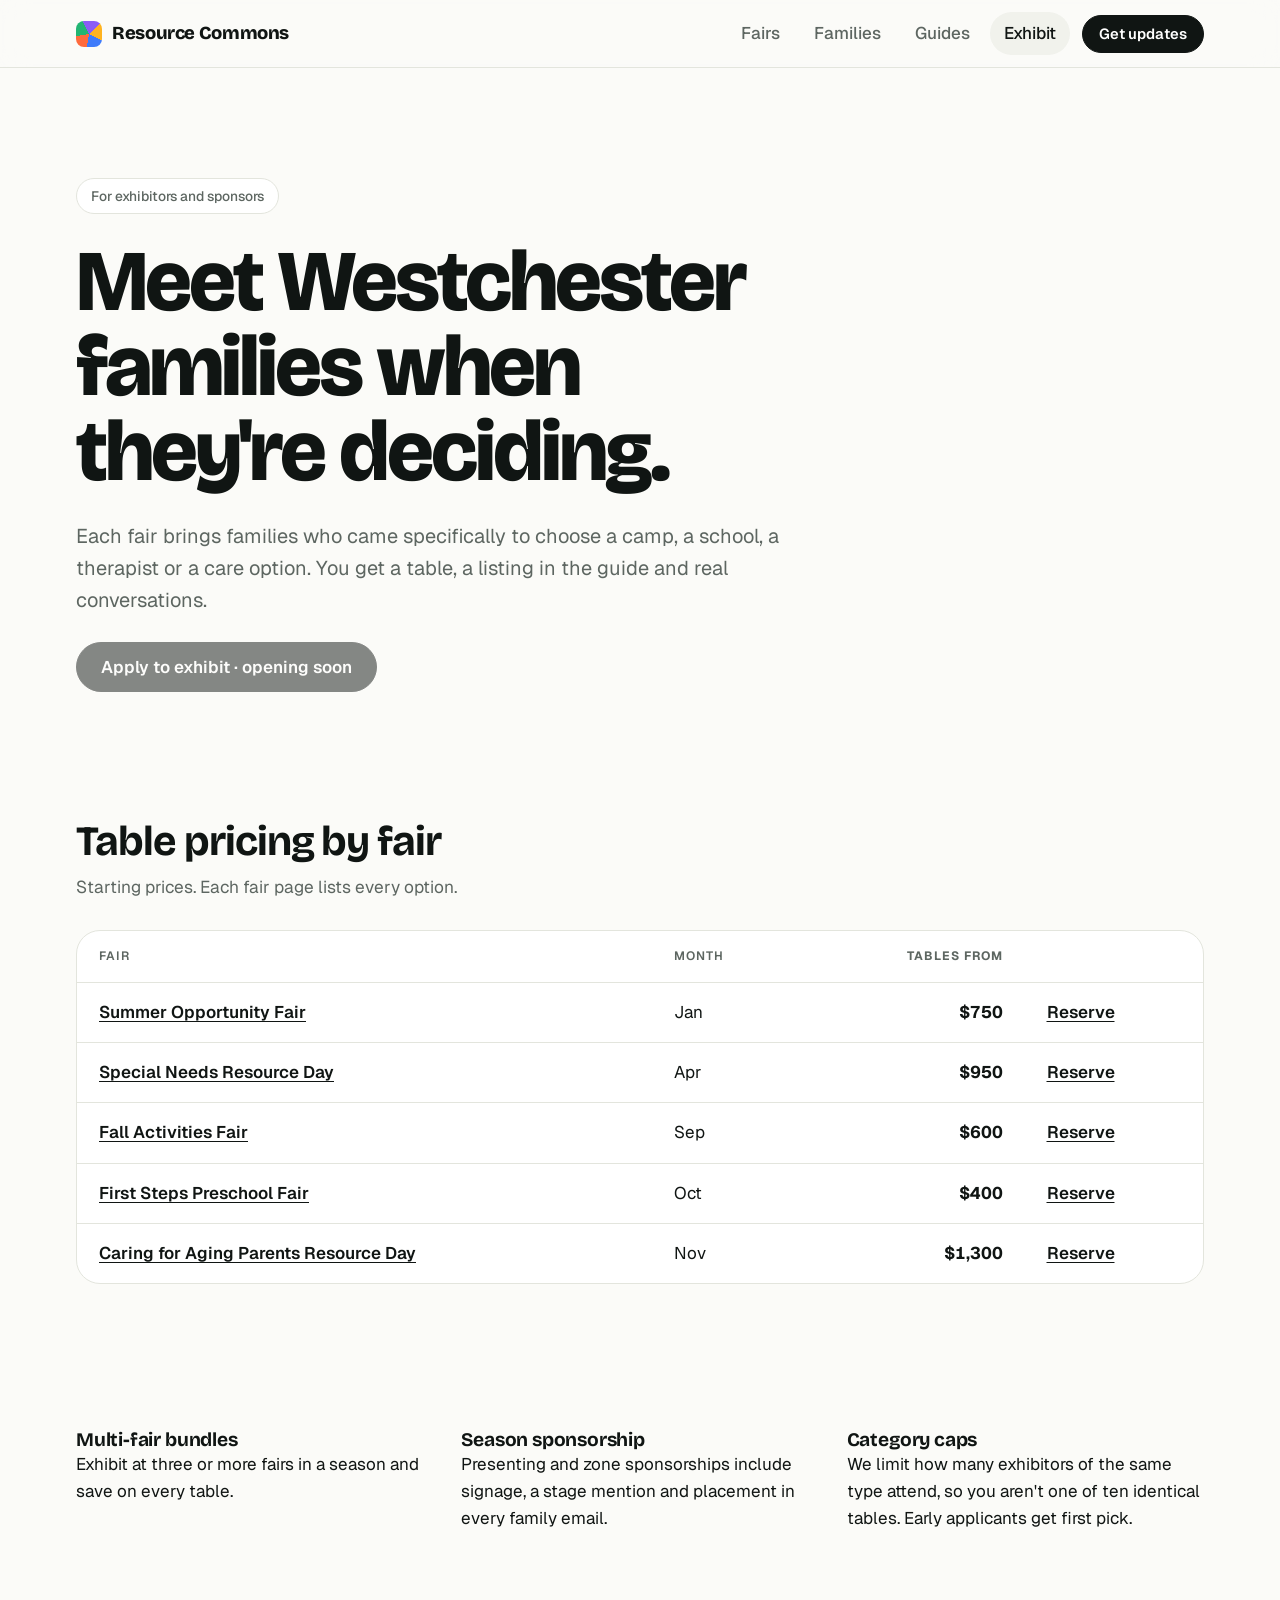
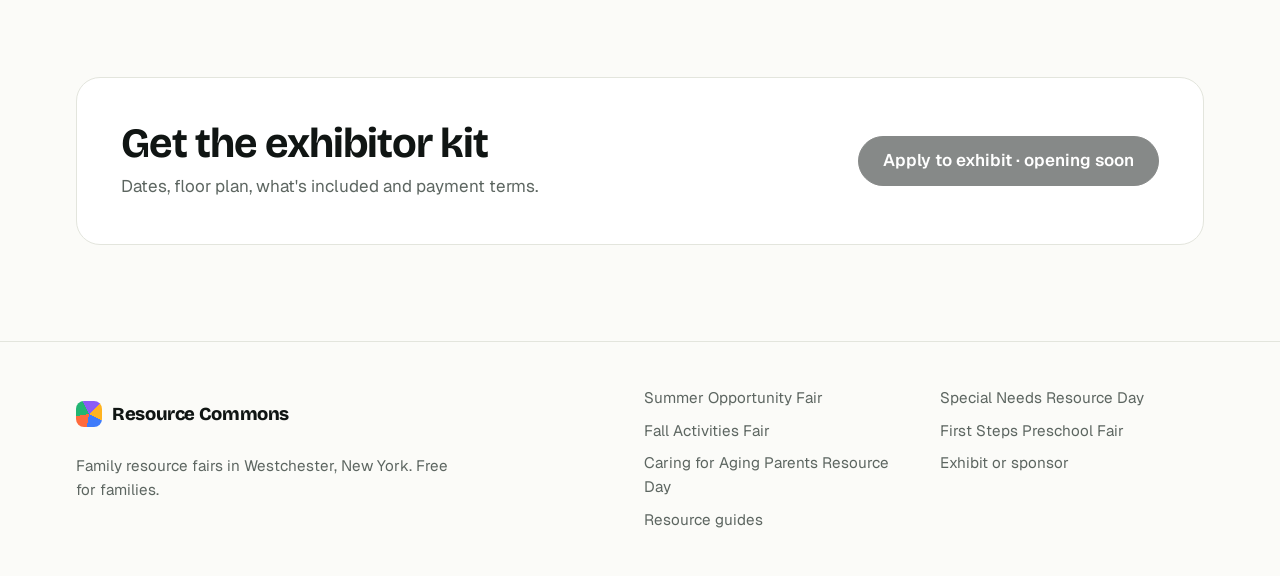
<file: exhibit.html>
<!doctype html>
<html lang="en">
<head>
<meta charset="utf-8">
<meta name="viewport" content="width=device-width, initial-scale=1, viewport-fit=cover">
<title>Exhibit · Resource Commons</title>
<meta name="description" content="Exhibit or sponsor at Resource Commons family resource fairs in Westchester, NY.">
<link rel="preconnect" href="https://fonts.googleapis.com">
<link rel="preconnect" href="https://fonts.gstatic.com" crossorigin>
<link rel="stylesheet" href="https://fonts.googleapis.com/css2?family=Bricolage+Grotesque:opsz,wght@12..96,500;12..96,700;12..96,800&family=Geist:wght@400;500;600&display=swap">
<link rel="stylesheet" href="style.css">
</head>
<body>
<header class="top"><div class="wrap top-in">
<a class="brand" href="index.html"><span class="mark" aria-hidden="true"></span>Resource Commons</a>
<nav class="nav"><a href="index.html">Fairs</a><a href="families.html">Families</a><a href="guides.html">Guides</a><a href="exhibit.html" aria-current="page">Exhibit</a><a class="btn small" href="families.html#signup">Get updates</a></nav>
</div></header>
<main>
<section class="hero"><div class="wrap">
<p class="eyebrow">For exhibitors and sponsors</p>
<h1>Meet Westchester families when they're deciding.</h1>
<p class="lede">Each fair brings families who came specifically to choose a camp, a school, a therapist or a care option. You get a table, a listing in the guide and real conversations.</p>
<div class="cta"><a class="btn" data-link="exhibit" href="#">Apply to exhibit</a></div>
</div></section>
<section class="band"><div class="wrap">
<div class="sec-h"><h2>Table pricing by fair</h2><p>Starting prices. Each fair page lists every option.</p></div>
<div class="tbl"><table><thead><tr><th>Fair</th><th>Month</th><th class="num">Tables from</th><th></th></tr></thead><tbody><tr><td><a href="https://summeropportunityfair.com/">Summer Opportunity Fair</a></td><td>Jan</td><td class="num">$750</td><td><a href="https://summeropportunityfair.com/exhibit.html#reserve">Reserve</a></td></tr><tr><td><a href="special-needs-resource-day.html">Special Needs Resource Day</a></td><td>Apr</td><td class="num">$950</td><td><a href="exhibit-special-needs-resource-day.html">Reserve</a></td></tr><tr><td><a href="fall-activities-fair.html">Fall Activities Fair</a></td><td>Sep</td><td class="num">$600</td><td><a href="exhibit-fall-activities-fair.html">Reserve</a></td></tr><tr><td><a href="first-steps-preschool-fair.html">First Steps Preschool Fair</a></td><td>Oct</td><td class="num">$400</td><td><a href="exhibit-first-steps-preschool-fair.html">Reserve</a></td></tr><tr><td><a href="caring-for-aging-parents.html">Caring for Aging Parents Resource Day</a></td><td>Nov</td><td class="num">$1,300</td><td><a href="exhibit-caring-for-aging-parents.html">Reserve</a></td></tr></tbody></table></div>
</div></section>
<section class="band"><div class="wrap three">
<div><h3>Multi-fair bundles</h3><p>Exhibit at three or more fairs in a season and save on every table.</p></div>
<div><h3>Season sponsorship</h3><p>Presenting and zone sponsorships include signage, a stage mention and placement in every family email.</p></div>
<div><h3>Category caps</h3><p>We limit how many exhibitors of the same type attend, so you aren't one of ten identical tables. Early applicants get first pick.</p></div>
</div></section>
<section class="band"><div class="wrap"><div class="split">
<div><h2>Get the exhibitor kit</h2><p>Dates, floor plan, what's included and payment terms.</p></div>
<div class="cta"><a class="btn" data-link="exhibit" href="#">Apply to exhibit</a></div>
</div></div></section>
</main>
<footer class="foot"><div class="wrap foot-in">
<div><a class="brand" href="index.html"><span class="mark" aria-hidden="true"></span>Resource Commons</a>
<p>Family resource fairs in Westchester, New York. Free for families.</p></div>
<div class="foot-links"><a href="https://summeropportunityfair.com/">Summer Opportunity Fair</a><a href="special-needs-resource-day.html">Special Needs Resource Day</a><a href="fall-activities-fair.html">Fall Activities Fair</a><a href="first-steps-preschool-fair.html">First Steps Preschool Fair</a><a href="caring-for-aging-parents.html">Caring for Aging Parents Resource Day</a><a href="exhibit.html">Exhibit or sponsor</a><a href="guides.html">Resource guides</a></div>
</div></footer>
<script src="config.js"></script>
<script src="site.js"></script>
</body>
</html>
</file>
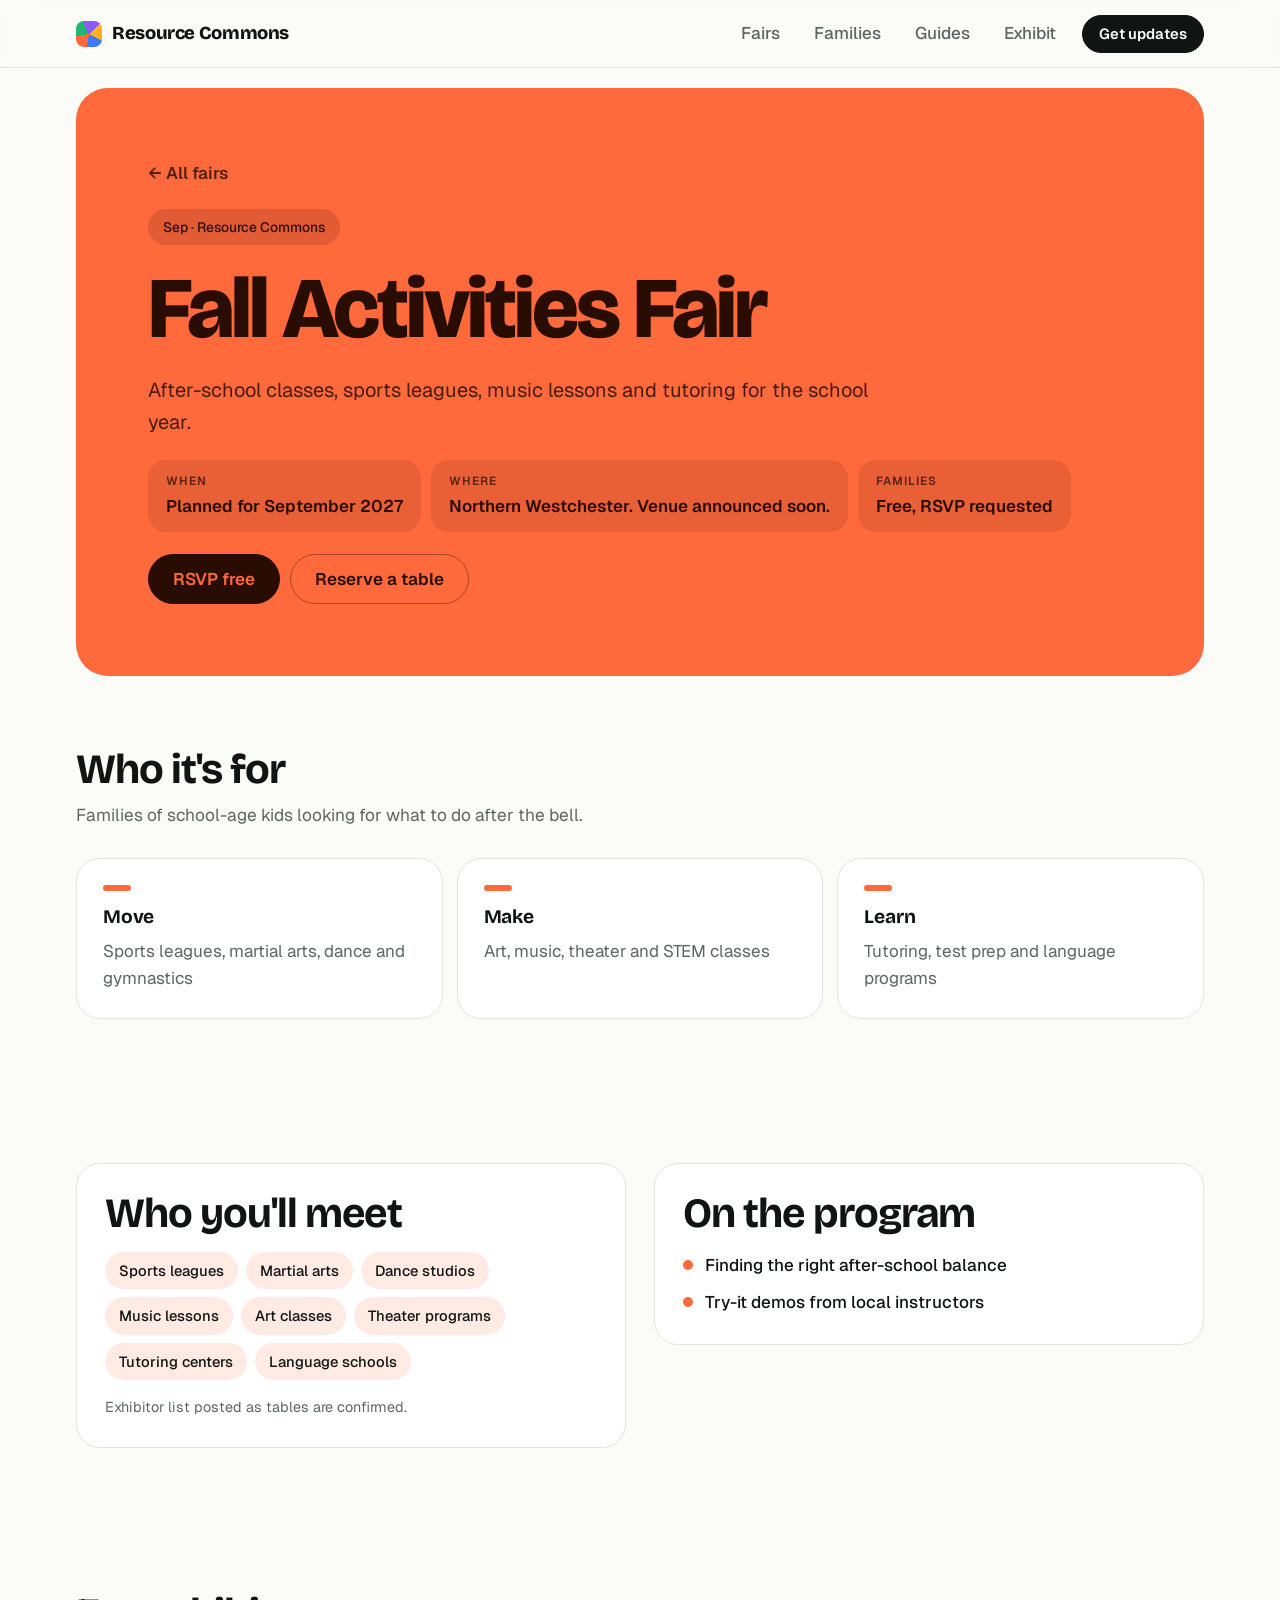
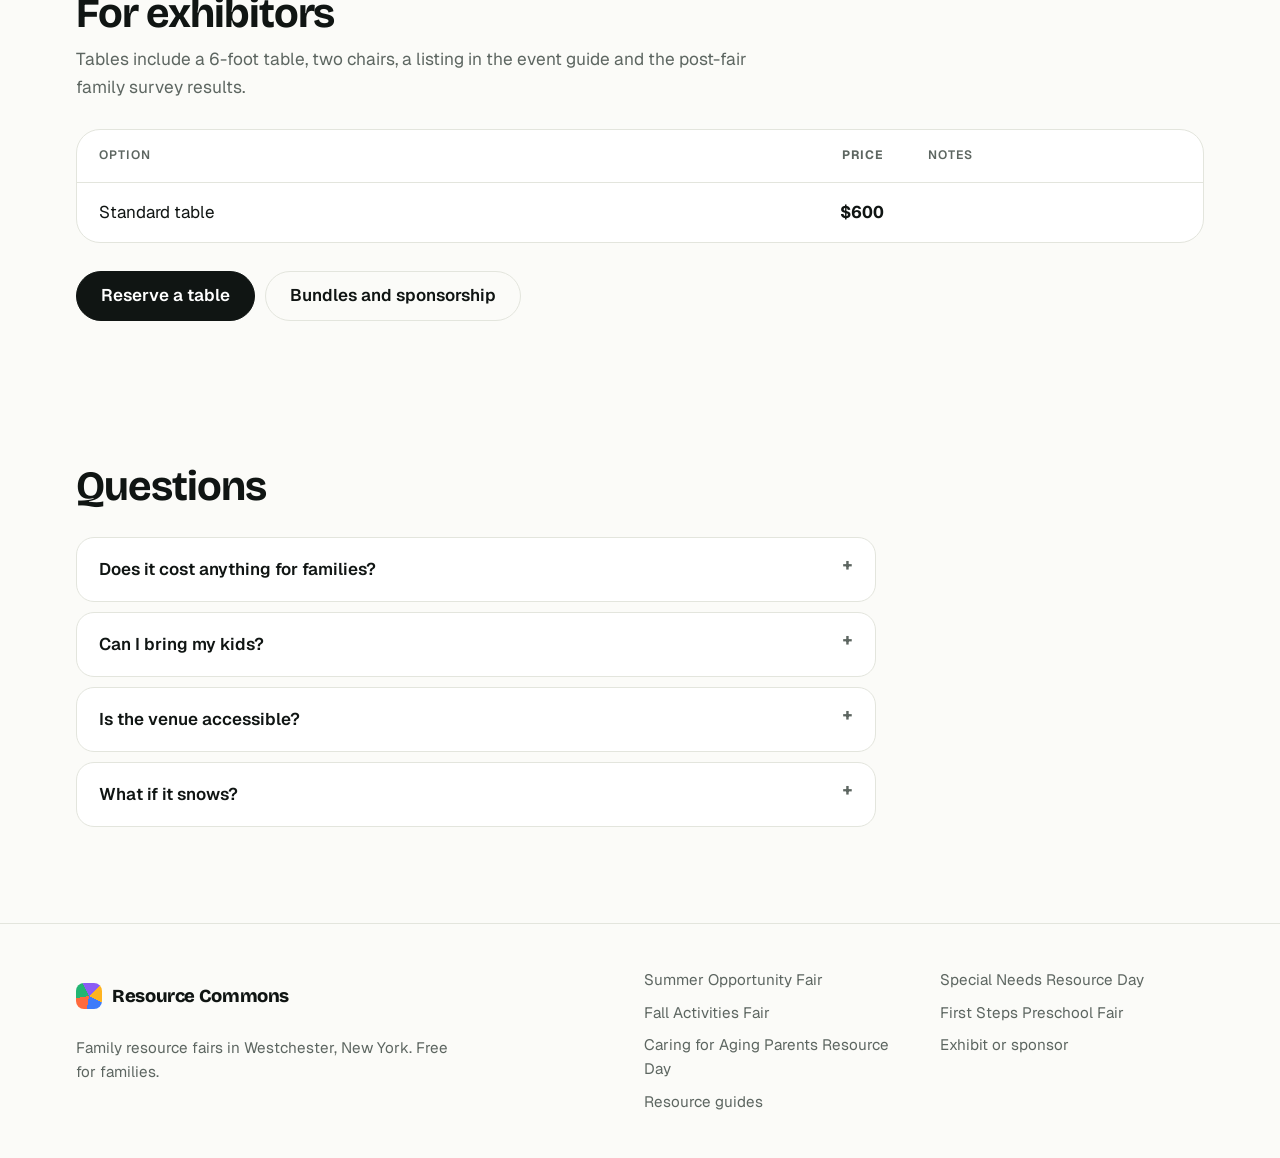
<file: fall-activities-fair.html>
<!doctype html>
<html lang="en">
<head>
<meta charset="utf-8">
<meta name="viewport" content="width=device-width, initial-scale=1, viewport-fit=cover">
<title>Fall Activities Fair · Resource Commons</title>
<meta name="description" content="After-school classes, sports leagues, music lessons and tutoring for the school year.">
<link rel="preconnect" href="https://fonts.googleapis.com">
<link rel="preconnect" href="https://fonts.gstatic.com" crossorigin>
<link rel="stylesheet" href="https://fonts.googleapis.com/css2?family=Bricolage+Grotesque:opsz,wght@12..96,500;12..96,700;12..96,800&family=Geist:wght@400;500;600&display=swap">
<link rel="stylesheet" href="style.css">
</head>
<body>
<header class="top"><div class="wrap top-in">
<a class="brand" href="index.html"><span class="mark" aria-hidden="true"></span>Resource Commons</a>
<nav class="nav"><a href="index.html">Fairs</a><a href="families.html">Families</a><a href="guides.html">Guides</a><a href="exhibit.html">Exhibit</a><a class="btn small" href="families.html#signup">Get updates</a></nav>
</div></header>
<main class="event fall">
<section class="ev-hero"><div class="wrap"><div class="panel">
<a class="back" href="index.html#fairs">← All fairs</a>
<p class="eyebrow">Sep · Resource Commons</p>
<h1>Fall Activities Fair</h1>
<p class="lede">After-school classes, sports leagues, music lessons and tutoring for the school year.</p>
<dl class="facts"><div><dt>When</dt><dd>Planned for September 2027</dd></div><div><dt>Where</dt><dd>Northern Westchester. Venue announced soon.</dd></div><div><dt>Families</dt><dd>Free, RSVP requested</dd></div></dl>
<div class="cta"><a class="btn" href="families.html#signup">RSVP free</a><a class="btn ghost" href="exhibit-fall-activities-fair.html">Reserve a table</a></div>
</div></div></section>
<section class="band"><div class="wrap">
<div class="sec-h"><h2>Who it's for</h2><p>Families of school-age kids looking for what to do after the bell.</p></div>
<div class="three cards"><div><h3>Move</h3><p>Sports leagues, martial arts, dance and gymnastics</p></div><div><h3>Make</h3><p>Art, music, theater and STEM classes</p></div><div><h3>Learn</h3><p>Tutoring, test prep and language programs</p></div></div>
</div></section>
<section class="band"><div class="wrap two">
<div><h2>Who you'll meet</h2><ul class="chips"><li>Sports leagues</li><li>Martial arts</li><li>Dance studios</li><li>Music lessons</li><li>Art classes</li><li>Theater programs</li><li>Tutoring centers</li><li>Language schools</li></ul><p class="small-note">Exhibitor list posted as tables are confirmed.</p></div>
<div><h2>On the program</h2><ul class="talks"><li>Finding the right after-school balance</li><li>Try-it demos from local instructors</li></ul></div>
</div></section>
<section class="band"><div class="wrap">
<div class="sec-h"><h2>For exhibitors</h2><p>Tables include a 6-foot table, two chairs, a listing in the event guide and the post-fair family survey results.</p></div>
<div class="tbl"><table><thead><tr><th>Option</th><th class="num">Price</th><th>Notes</th></tr></thead><tbody><tr><td>Standard table</td><td class="num">$600</td><td class="note"></td></tr></tbody></table></div>
<div class="cta"><a class="btn" href="exhibit-fall-activities-fair.html">Reserve a table</a><a class="btn ghost" href="exhibit.html">Bundles and sponsorship</a></div>
</div></section>
<section class="band"><div class="wrap">
<div class="sec-h"><h2>Questions</h2></div>
<div class="faq">
<details><summary>Does it cost anything for families?</summary><p>No. Families always get in free. RSVP so we can send you the exhibitor list and talk schedule ahead of time.</p></details>
<details><summary>Can I bring my kids?</summary><p>Yes. There's a supervised play area and activities so parents can talk with exhibitors.</p></details>
<details><summary>Is the venue accessible?</summary><p>Every Resource Commons venue is chosen for step-free access, accessible restrooms and nearby parking.</p></details>
<details><summary>What if it snows?</summary><p>Winter fairs have a published snow date. We'll email everyone who RSVPs if anything changes.</p></details>
</div></div></section>
</main>
<footer class="foot"><div class="wrap foot-in">
<div><a class="brand" href="index.html"><span class="mark" aria-hidden="true"></span>Resource Commons</a>
<p>Family resource fairs in Westchester, New York. Free for families.</p></div>
<div class="foot-links"><a href="https://summeropportunityfair.com/">Summer Opportunity Fair</a><a href="special-needs-resource-day.html">Special Needs Resource Day</a><a href="fall-activities-fair.html">Fall Activities Fair</a><a href="first-steps-preschool-fair.html">First Steps Preschool Fair</a><a href="caring-for-aging-parents.html">Caring for Aging Parents Resource Day</a><a href="exhibit.html">Exhibit or sponsor</a><a href="guides.html">Resource guides</a></div>
</div></footer>
<script src="config.js"></script>
<script src="site.js"></script>
</body>
</html>
</file>
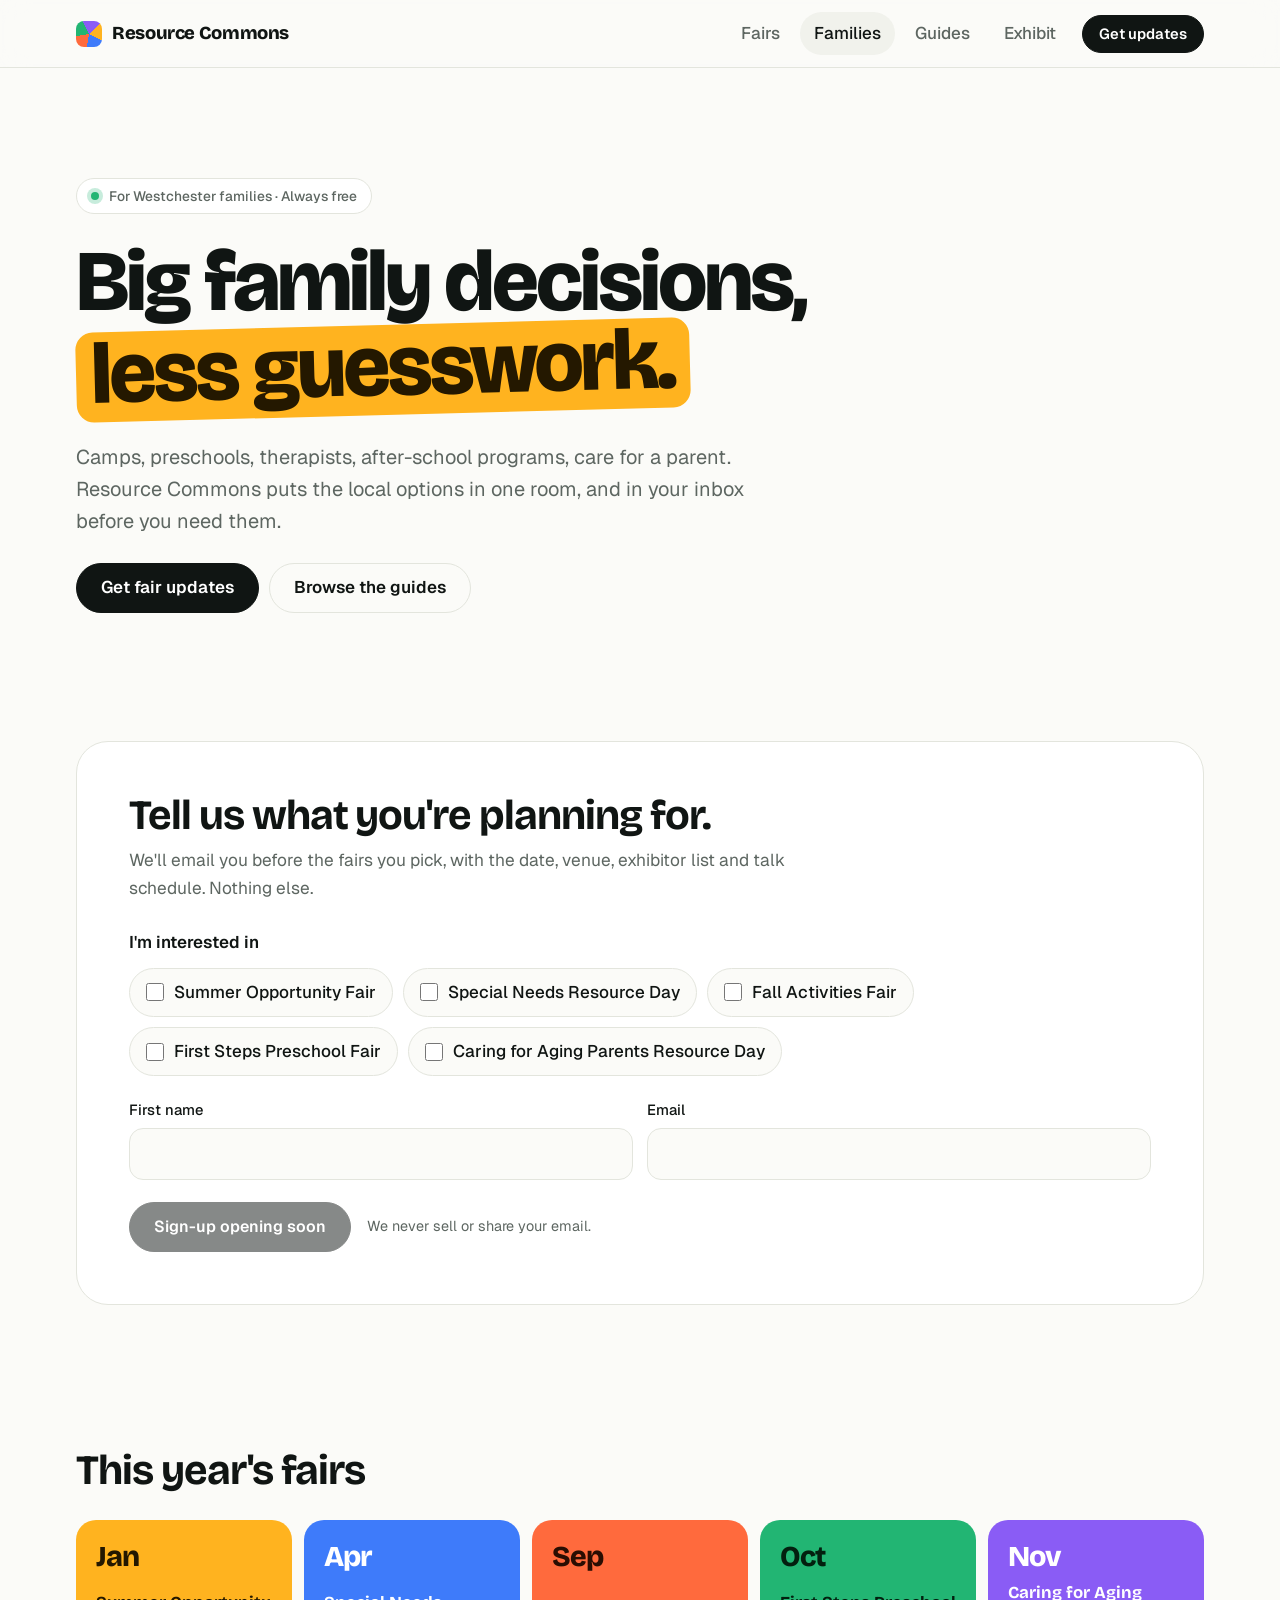
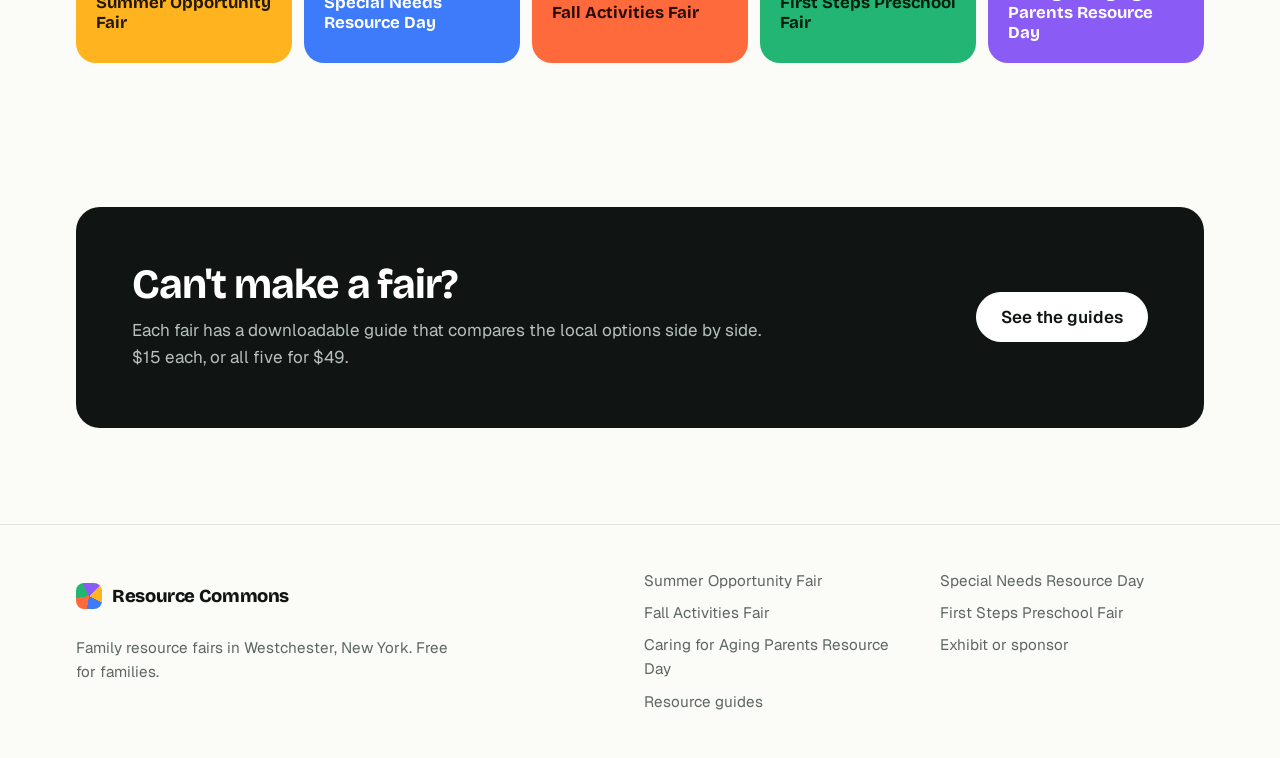
<file: families.html>
<!doctype html>
<html lang="en">
<head>
<meta charset="utf-8">
<meta name="viewport" content="width=device-width, initial-scale=1, viewport-fit=cover">
<title>For families · Resource Commons</title>
<meta name="description" content="Free Westchester family resource fairs and email updates for camps, preschools, special needs resources, activities and aging parents.">
<link rel="preconnect" href="https://fonts.googleapis.com">
<link rel="preconnect" href="https://fonts.gstatic.com" crossorigin>
<link rel="stylesheet" href="https://fonts.googleapis.com/css2?family=Bricolage+Grotesque:opsz,wght@12..96,500;12..96,700;12..96,800&family=Geist:wght@400;500;600&display=swap">
<link rel="stylesheet" href="style.css">
</head>
<body>
<header class="top"><div class="wrap top-in">
<a class="brand" href="index.html"><span class="mark" aria-hidden="true"></span>Resource Commons</a>
<nav class="nav"><a href="index.html">Fairs</a><a href="families.html" aria-current="page">Families</a><a href="guides.html">Guides</a><a href="exhibit.html">Exhibit</a><a class="btn small" href="families.html#signup">Get updates</a></nav>
</div></header>
<main>
<section class="hero"><div class="wrap">
<p class="eyebrow"><span class="live" aria-hidden="true"></span>For Westchester families · Always free</p>
<h1>Big family decisions, <span class="hl">less guesswork.</span></h1>
<p class="lede">Camps, preschools, therapists, after-school programs, care for a parent. Resource Commons puts the local options in one room, and in your inbox before you need them.</p>
<div class="cta"><a class="btn" href="#signup">Get fair updates</a><a class="btn ghost" href="guides.html">Browse the guides</a></div>
</div></section>
<section class="band" id="signup"><div class="wrap">
<div class="signup-card">
<div class="sec-h"><h2>Tell us what you're planning for.</h2><p>We'll email you before the fairs you pick, with the date, venue, exhibitor list and talk schedule. Nothing else.</p></div>
<form id="kit-form" class="kit" novalidate>
<fieldset><legend>I'm interested in</legend><div class="chks"><label class="chk summer"><input type="checkbox" name="interest" value="SOF27" id="i-summer"><span>Summer Opportunity Fair</span></label><label class="chk sn"><input type="checkbox" name="interest" value="SNR27" id="i-specialneeds"><span>Special Needs Resource Day</span></label><label class="chk fall"><input type="checkbox" name="interest" value="FAF27" id="i-fall"><span>Fall Activities Fair</span></label><label class="chk pre"><input type="checkbox" name="interest" value="FSP27" id="i-preschool"><span>First Steps Preschool Fair</span></label><label class="chk aging"><input type="checkbox" name="interest" value="CAP27" id="i-aging"><span>Caring for Aging Parents Resource Day</span></label></div></fieldset>
<div class="row"><label class="fld"><span>First name</span><input id="f-name" name="first_name" autocomplete="given-name"></label>
<label class="fld"><span>Email</span><input id="f-email" name="email_address" type="email" autocomplete="email" required></label></div>
<div class="row end"><button class="btn" type="submit" id="f-submit">Sign me up</button><p class="small-note" id="f-msg" role="status">We never sell or share your email.</p></div>
</form>
</div>
</div></section>
<section class="band"><div class="wrap">
<div class="sec-h"><h2>This year's fairs</h2></div>
<div class="minis"><a class="mini summer" href="https://summeropportunityfair.com/"><span class="mini-m">Jan</span><span>Summer Opportunity Fair</span></a><a class="mini sn" href="special-needs-resource-day.html"><span class="mini-m">Apr</span><span>Special Needs Resource Day</span></a><a class="mini fall" href="fall-activities-fair.html"><span class="mini-m">Sep</span><span>Fall Activities Fair</span></a><a class="mini pre" href="first-steps-preschool-fair.html"><span class="mini-m">Oct</span><span>First Steps Preschool Fair</span></a><a class="mini aging" href="caring-for-aging-parents.html"><span class="mini-m">Nov</span><span>Caring for Aging Parents Resource Day</span></a></div>
</div></section>
<section class="band"><div class="wrap">
<div class="promo"><div><h2>Can't make a fair?</h2><p>Each fair has a downloadable guide that compares the local options side by side. $15 each, or all five for $49.</p></div>
<div class="cta"><a class="btn light" href="guides.html">See the guides</a></div></div>
</div></section>
</main>
<footer class="foot"><div class="wrap foot-in">
<div><a class="brand" href="index.html"><span class="mark" aria-hidden="true"></span>Resource Commons</a>
<p>Family resource fairs in Westchester, New York. Free for families.</p></div>
<div class="foot-links"><a href="https://summeropportunityfair.com/">Summer Opportunity Fair</a><a href="special-needs-resource-day.html">Special Needs Resource Day</a><a href="fall-activities-fair.html">Fall Activities Fair</a><a href="first-steps-preschool-fair.html">First Steps Preschool Fair</a><a href="caring-for-aging-parents.html">Caring for Aging Parents Resource Day</a><a href="exhibit.html">Exhibit or sponsor</a><a href="guides.html">Resource guides</a></div>
</div></footer>
<script src="config.js"></script>
<script src="site.js"></script>
</body>
</html>
</file>
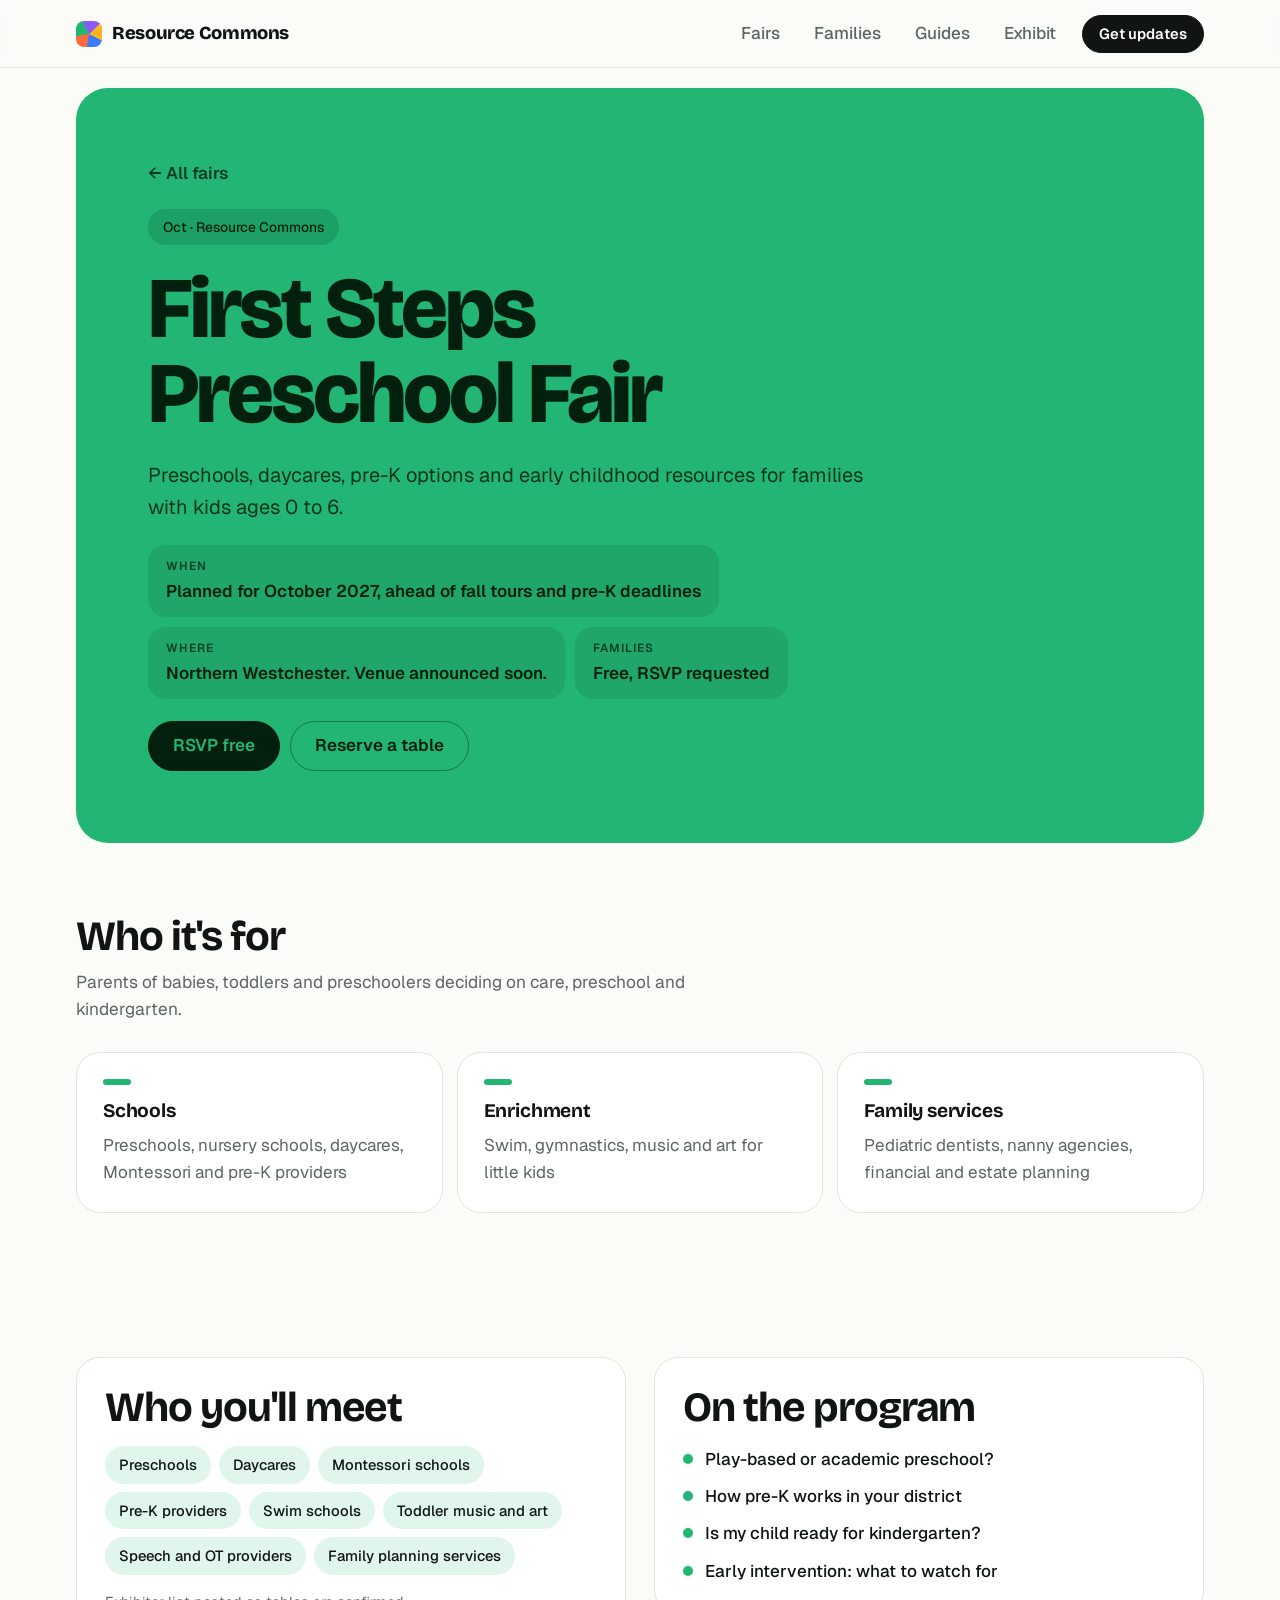
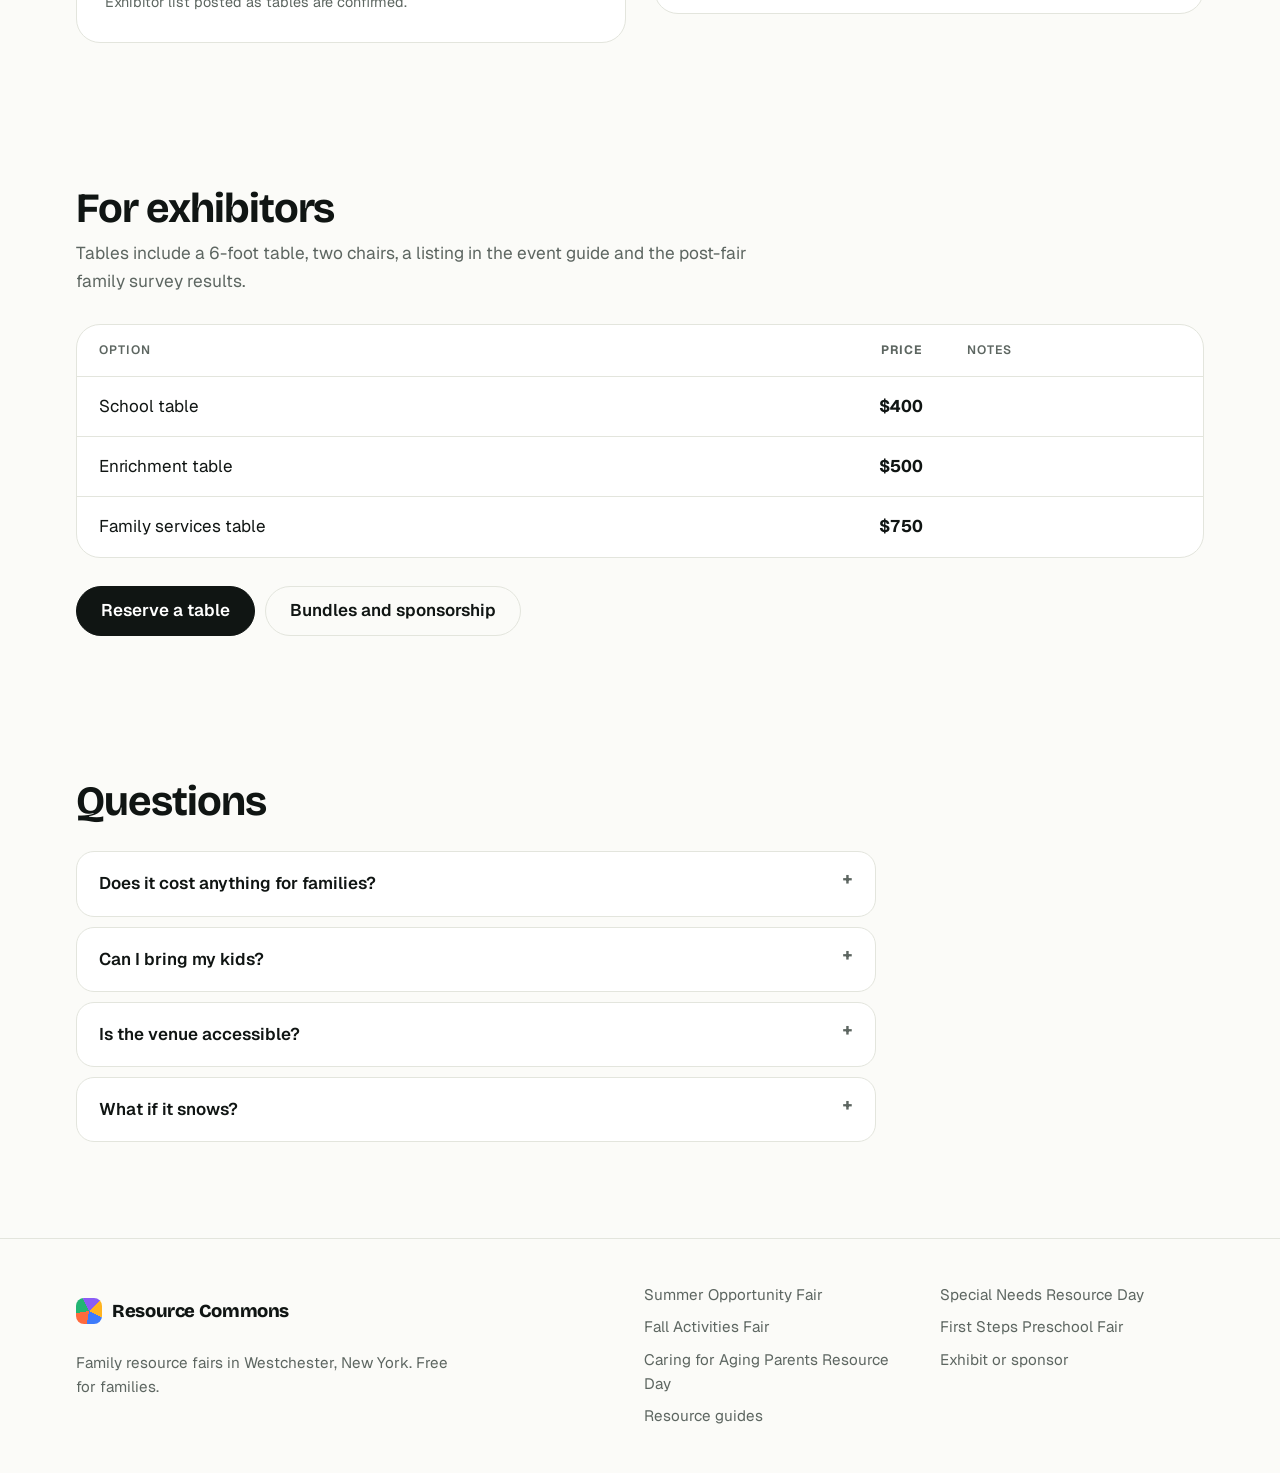
<file: first-steps-preschool-fair.html>
<!doctype html>
<html lang="en">
<head>
<meta charset="utf-8">
<meta name="viewport" content="width=device-width, initial-scale=1, viewport-fit=cover">
<title>First Steps Preschool Fair · Resource Commons</title>
<meta name="description" content="Preschools, daycares, pre-K options and early childhood resources for families with kids ages 0 to 6.">
<link rel="preconnect" href="https://fonts.googleapis.com">
<link rel="preconnect" href="https://fonts.gstatic.com" crossorigin>
<link rel="stylesheet" href="https://fonts.googleapis.com/css2?family=Bricolage+Grotesque:opsz,wght@12..96,500;12..96,700;12..96,800&family=Geist:wght@400;500;600&display=swap">
<link rel="stylesheet" href="style.css">
</head>
<body>
<header class="top"><div class="wrap top-in">
<a class="brand" href="index.html"><span class="mark" aria-hidden="true"></span>Resource Commons</a>
<nav class="nav"><a href="index.html">Fairs</a><a href="families.html">Families</a><a href="guides.html">Guides</a><a href="exhibit.html">Exhibit</a><a class="btn small" href="families.html#signup">Get updates</a></nav>
</div></header>
<main class="event pre">
<section class="ev-hero"><div class="wrap"><div class="panel">
<a class="back" href="index.html#fairs">← All fairs</a>
<p class="eyebrow">Oct · Resource Commons</p>
<h1>First Steps Preschool Fair</h1>
<p class="lede">Preschools, daycares, pre-K options and early childhood resources for families with kids ages 0 to 6.</p>
<dl class="facts"><div><dt>When</dt><dd>Planned for October 2027, ahead of fall tours and pre-K deadlines</dd></div><div><dt>Where</dt><dd>Northern Westchester. Venue announced soon.</dd></div><div><dt>Families</dt><dd>Free, RSVP requested</dd></div></dl>
<div class="cta"><a class="btn" href="families.html#signup">RSVP free</a><a class="btn ghost" href="exhibit-first-steps-preschool-fair.html">Reserve a table</a></div>
</div></div></section>
<section class="band"><div class="wrap">
<div class="sec-h"><h2>Who it's for</h2><p>Parents of babies, toddlers and preschoolers deciding on care, preschool and kindergarten.</p></div>
<div class="three cards"><div><h3>Schools</h3><p>Preschools, nursery schools, daycares, Montessori and pre-K providers</p></div><div><h3>Enrichment</h3><p>Swim, gymnastics, music and art for little kids</p></div><div><h3>Family services</h3><p>Pediatric dentists, nanny agencies, financial and estate planning</p></div></div>
</div></section>
<section class="band"><div class="wrap two">
<div><h2>Who you'll meet</h2><ul class="chips"><li>Preschools</li><li>Daycares</li><li>Montessori schools</li><li>Pre-K providers</li><li>Swim schools</li><li>Toddler music and art</li><li>Speech and OT providers</li><li>Family planning services</li></ul><p class="small-note">Exhibitor list posted as tables are confirmed.</p></div>
<div><h2>On the program</h2><ul class="talks"><li>Play-based or academic preschool?</li><li>How pre-K works in your district</li><li>Is my child ready for kindergarten?</li><li>Early intervention: what to watch for</li></ul></div>
</div></section>
<section class="band"><div class="wrap">
<div class="sec-h"><h2>For exhibitors</h2><p>Tables include a 6-foot table, two chairs, a listing in the event guide and the post-fair family survey results.</p></div>
<div class="tbl"><table><thead><tr><th>Option</th><th class="num">Price</th><th>Notes</th></tr></thead><tbody><tr><td>School table</td><td class="num">$400</td><td class="note"></td></tr><tr><td>Enrichment table</td><td class="num">$500</td><td class="note"></td></tr><tr><td>Family services table</td><td class="num">$750</td><td class="note"></td></tr></tbody></table></div>
<div class="cta"><a class="btn" href="exhibit-first-steps-preschool-fair.html">Reserve a table</a><a class="btn ghost" href="exhibit.html">Bundles and sponsorship</a></div>
</div></section>
<section class="band"><div class="wrap">
<div class="sec-h"><h2>Questions</h2></div>
<div class="faq">
<details><summary>Does it cost anything for families?</summary><p>No. Families always get in free. RSVP so we can send you the exhibitor list and talk schedule ahead of time.</p></details>
<details><summary>Can I bring my kids?</summary><p>Yes. There's a supervised play area and activities so parents can talk with exhibitors.</p></details>
<details><summary>Is the venue accessible?</summary><p>Every Resource Commons venue is chosen for step-free access, accessible restrooms and nearby parking.</p></details>
<details><summary>What if it snows?</summary><p>Winter fairs have a published snow date. We'll email everyone who RSVPs if anything changes.</p></details>
</div></div></section>
</main>
<footer class="foot"><div class="wrap foot-in">
<div><a class="brand" href="index.html"><span class="mark" aria-hidden="true"></span>Resource Commons</a>
<p>Family resource fairs in Westchester, New York. Free for families.</p></div>
<div class="foot-links"><a href="https://summeropportunityfair.com/">Summer Opportunity Fair</a><a href="special-needs-resource-day.html">Special Needs Resource Day</a><a href="fall-activities-fair.html">Fall Activities Fair</a><a href="first-steps-preschool-fair.html">First Steps Preschool Fair</a><a href="caring-for-aging-parents.html">Caring for Aging Parents Resource Day</a><a href="exhibit.html">Exhibit or sponsor</a><a href="guides.html">Resource guides</a></div>
</div></footer>
<script src="config.js"></script>
<script src="site.js"></script>
</body>
</html>
</file>
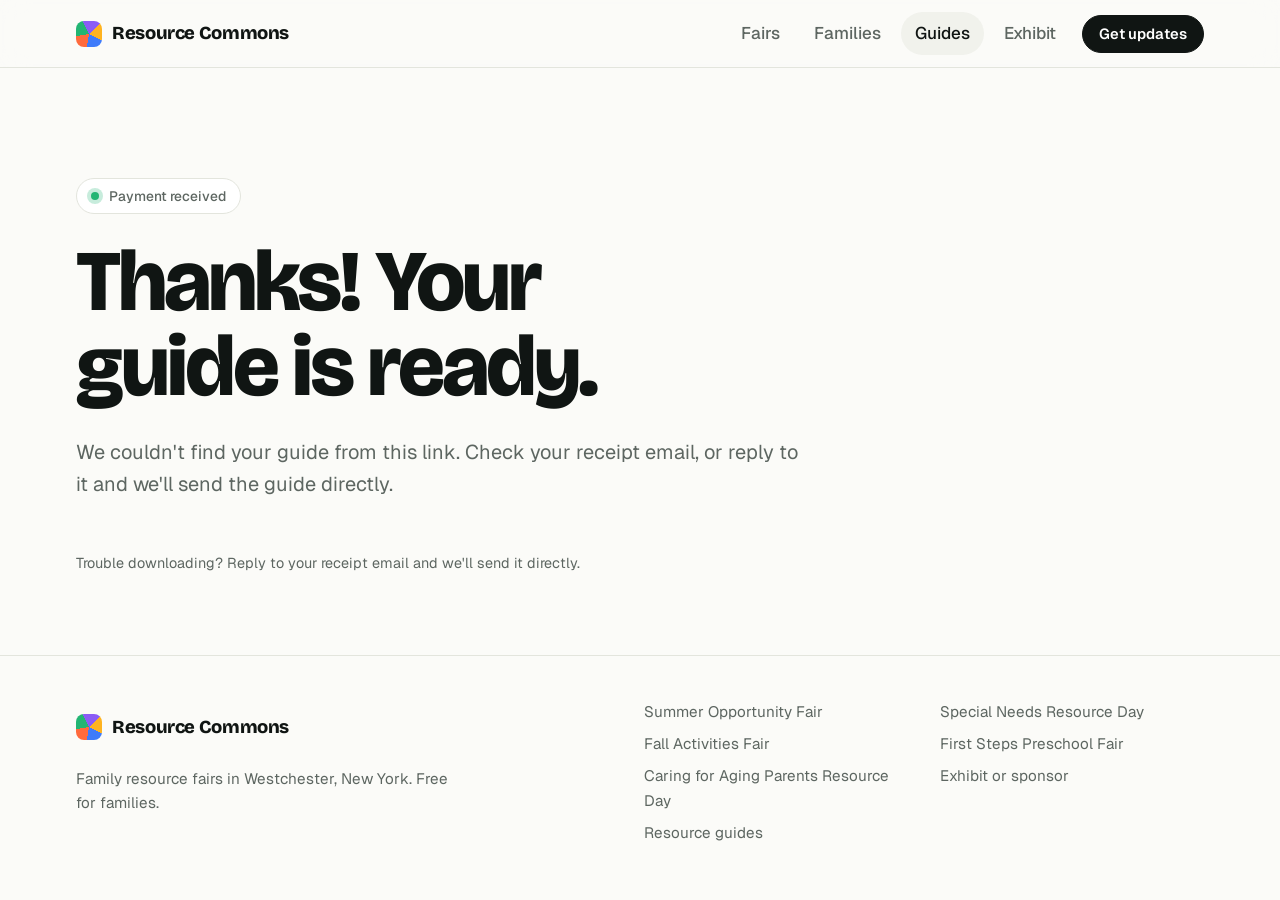
<file: guide-thanks.html>
<!doctype html>
<html lang="en">
<head>
<meta charset="utf-8">
<meta name="viewport" content="width=device-width, initial-scale=1, viewport-fit=cover">
<title>Your guide · Resource Commons</title>
<meta name="robots" content="noindex">
<meta name="description" content="Download your Resource Commons guide.">
<link rel="preconnect" href="https://fonts.googleapis.com">
<link rel="preconnect" href="https://fonts.gstatic.com" crossorigin>
<link rel="stylesheet" href="https://fonts.googleapis.com/css2?family=Bricolage+Grotesque:opsz,wght@12..96,500;12..96,700;12..96,800&family=Geist:wght@400;500;600&display=swap">
<link rel="stylesheet" href="style.css">
</head>
<body>
<header class="top"><div class="wrap top-in">
<a class="brand" href="index.html"><span class="mark" aria-hidden="true"></span>Resource Commons</a>
<nav class="nav"><a href="index.html">Fairs</a><a href="families.html">Families</a><a href="guides.html" aria-current="page">Guides</a><a href="exhibit.html">Exhibit</a><a class="btn small" href="families.html#signup">Get updates</a></nav>
</div></header>
<main>
<section class="hero"><div class="wrap">
<p class="eyebrow"><span class="live" aria-hidden="true"></span>Payment received</p>
<h1>Thanks! Your guide is ready.</h1>
<p class="lede" id="dl-msg">Your download link is below. We also emailed your receipt.</p>
<div class="cta" id="dl-links"></div>
<p class="small-note">Trouble downloading? Reply to your receipt email and we'll send it directly.</p>
</div></section>
</main>
<footer class="foot"><div class="wrap foot-in">
<div><a class="brand" href="index.html"><span class="mark" aria-hidden="true"></span>Resource Commons</a>
<p>Family resource fairs in Westchester, New York. Free for families.</p></div>
<div class="foot-links"><a href="https://summeropportunityfair.com/">Summer Opportunity Fair</a><a href="special-needs-resource-day.html">Special Needs Resource Day</a><a href="fall-activities-fair.html">Fall Activities Fair</a><a href="first-steps-preschool-fair.html">First Steps Preschool Fair</a><a href="caring-for-aging-parents.html">Caring for Aging Parents Resource Day</a><a href="exhibit.html">Exhibit or sponsor</a><a href="guides.html">Resource guides</a></div>
</div></footer>
<script src="config.js"></script>
<script src="site.js"></script>
</body>
</html>
</file>
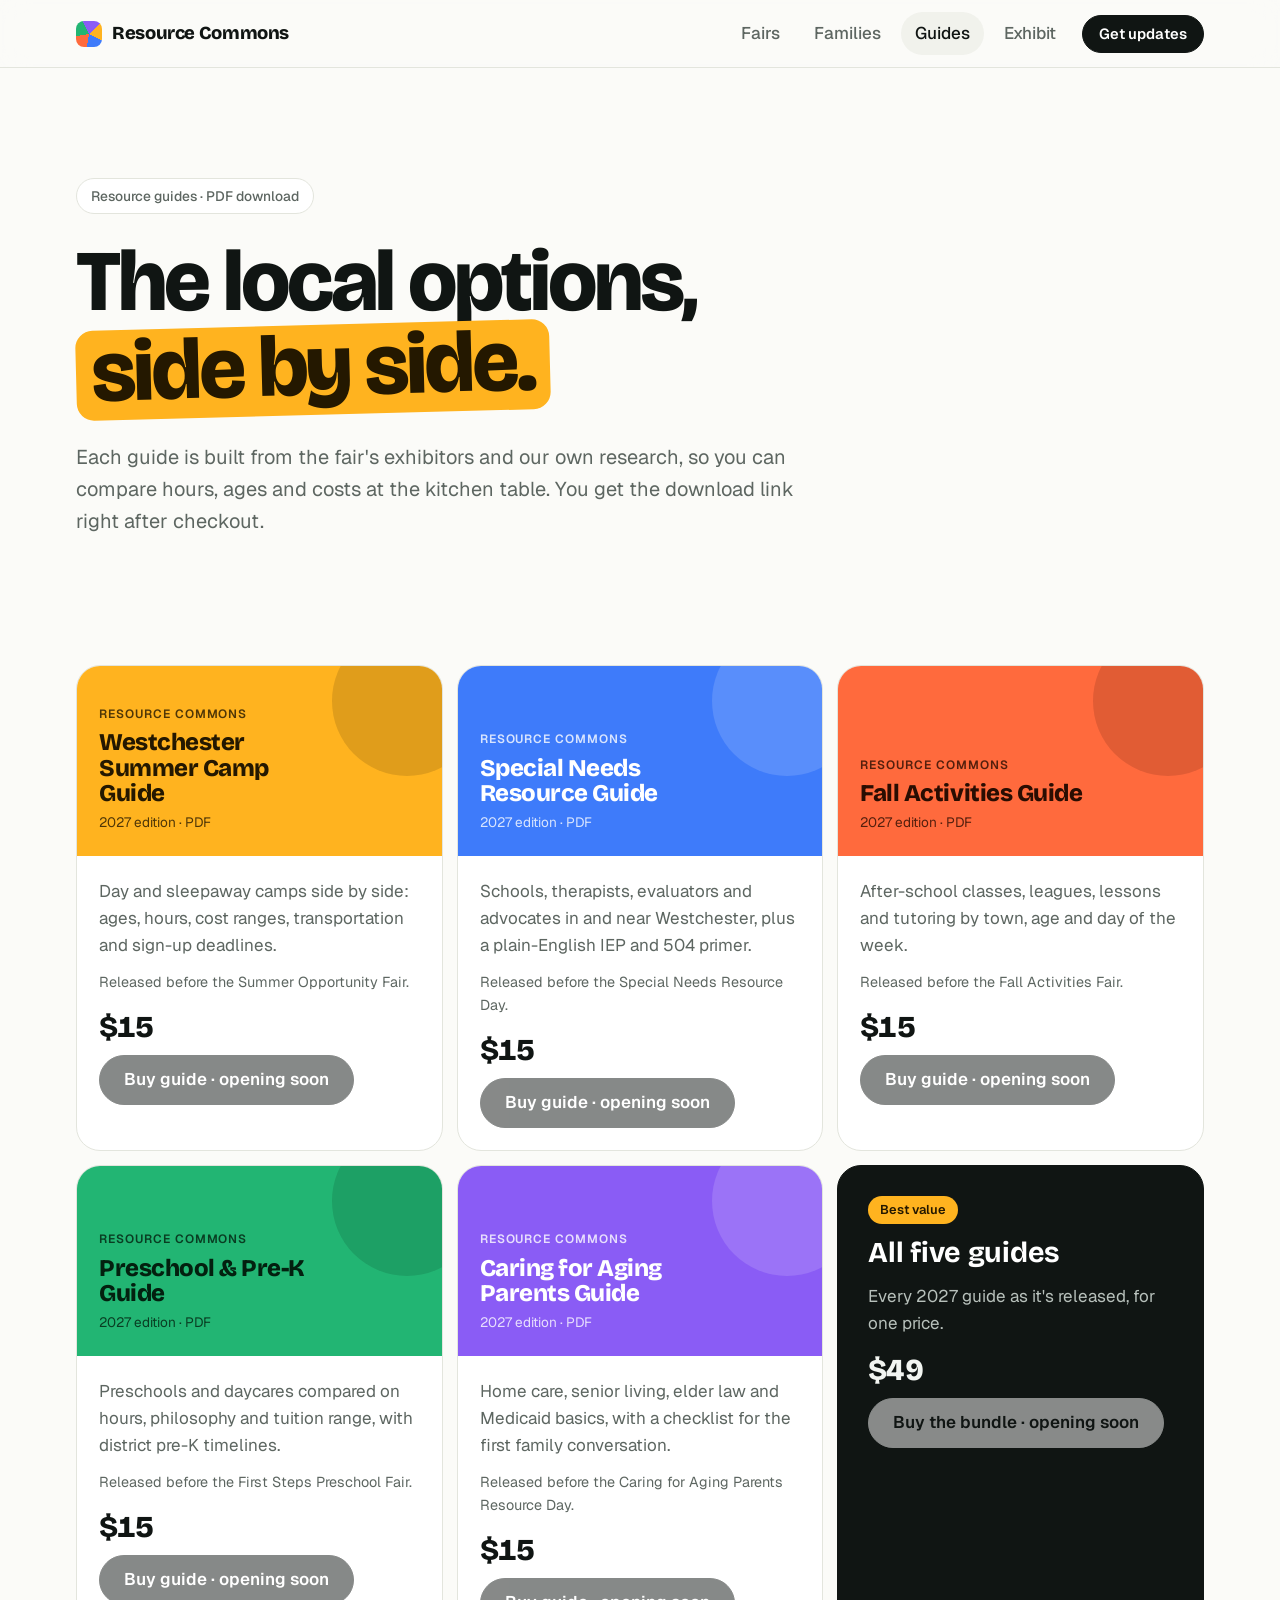
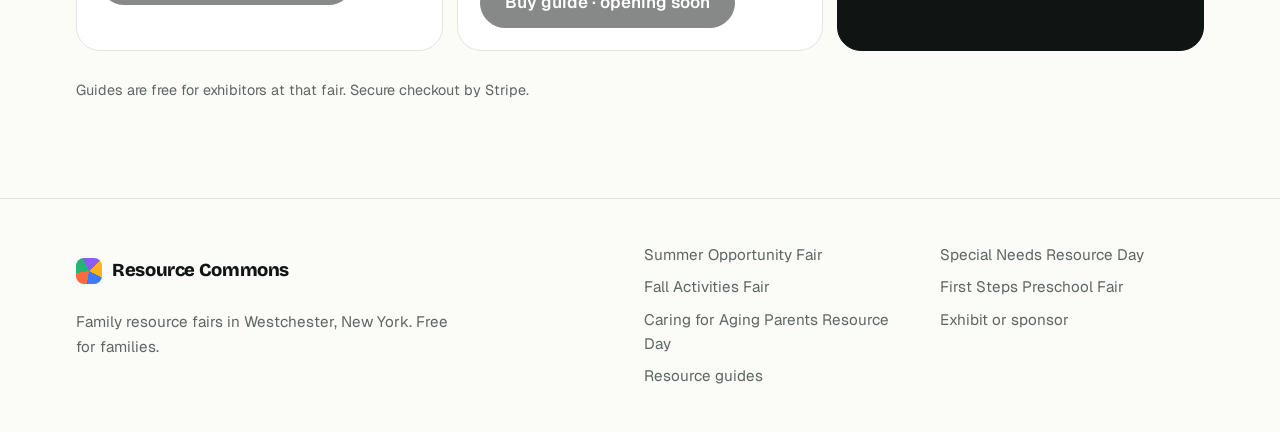
<file: guides.html>
<!doctype html>
<html lang="en">
<head>
<meta charset="utf-8">
<meta name="viewport" content="width=device-width, initial-scale=1, viewport-fit=cover">
<title>Resource guides · Resource Commons</title>
<meta name="description" content="Downloadable Westchester guides to summer camps, special needs resources, fall activities, preschools and caring for aging parents.">
<link rel="preconnect" href="https://fonts.googleapis.com">
<link rel="preconnect" href="https://fonts.gstatic.com" crossorigin>
<link rel="stylesheet" href="https://fonts.googleapis.com/css2?family=Bricolage+Grotesque:opsz,wght@12..96,500;12..96,700;12..96,800&family=Geist:wght@400;500;600&display=swap">
<link rel="stylesheet" href="style.css">
</head>
<body>
<header class="top"><div class="wrap top-in">
<a class="brand" href="index.html"><span class="mark" aria-hidden="true"></span>Resource Commons</a>
<nav class="nav"><a href="index.html">Fairs</a><a href="families.html">Families</a><a href="guides.html" aria-current="page">Guides</a><a href="exhibit.html">Exhibit</a><a class="btn small" href="families.html#signup">Get updates</a></nav>
</div></header>
<main>
<section class="hero"><div class="wrap">
<p class="eyebrow">Resource guides · PDF download</p>
<h1>The local options, <span class="hl">side by side.</span></h1>
<p class="lede">Each guide is built from the fair's exhibitors and our own research, so you can compare hours, ages and costs at the kitchen table. You get the download link right after checkout.</p>
</div></section>
<section class="band"><div class="wrap">
<div class="guides"><div class="guide summer"><div class="cover"><span class="cover-k">Resource Commons</span><span class="cover-n">Westchester Summer Camp Guide</span><span class="cover-y">2027 edition · PDF</span></div>
<div class="guide-b"><p>Day and sleepaway camps side by side: ages, hours, cost ranges, transportation and sign-up deadlines.</p><p class="small-note">Released before the Summer Opportunity Fair.</p>
<div class="guide-f"><span class="opt-p">$15</span><a class="btn" data-link="guide-SOF27" href="#">Buy guide</a></div></div></div><div class="guide sn"><div class="cover"><span class="cover-k">Resource Commons</span><span class="cover-n">Special Needs Resource Guide</span><span class="cover-y">2027 edition · PDF</span></div>
<div class="guide-b"><p>Schools, therapists, evaluators and advocates in and near Westchester, plus a plain-English IEP and 504 primer.</p><p class="small-note">Released before the Special Needs Resource Day.</p>
<div class="guide-f"><span class="opt-p">$15</span><a class="btn" data-link="guide-SNR27" href="#">Buy guide</a></div></div></div><div class="guide fall"><div class="cover"><span class="cover-k">Resource Commons</span><span class="cover-n">Fall Activities Guide</span><span class="cover-y">2027 edition · PDF</span></div>
<div class="guide-b"><p>After-school classes, leagues, lessons and tutoring by town, age and day of the week.</p><p class="small-note">Released before the Fall Activities Fair.</p>
<div class="guide-f"><span class="opt-p">$15</span><a class="btn" data-link="guide-FAF27" href="#">Buy guide</a></div></div></div><div class="guide pre"><div class="cover"><span class="cover-k">Resource Commons</span><span class="cover-n">Preschool &amp; Pre-K Guide</span><span class="cover-y">2027 edition · PDF</span></div>
<div class="guide-b"><p>Preschools and daycares compared on hours, philosophy and tuition range, with district pre-K timelines.</p><p class="small-note">Released before the First Steps Preschool Fair.</p>
<div class="guide-f"><span class="opt-p">$15</span><a class="btn" data-link="guide-FSP27" href="#">Buy guide</a></div></div></div><div class="guide aging"><div class="cover"><span class="cover-k">Resource Commons</span><span class="cover-n">Caring for Aging Parents Guide</span><span class="cover-y">2027 edition · PDF</span></div>
<div class="guide-b"><p>Home care, senior living, elder law and Medicaid basics, with a checklist for the first family conversation.</p><p class="small-note">Released before the Caring for Aging Parents Resource Day.</p>
<div class="guide-f"><span class="opt-p">$15</span><a class="btn" data-link="guide-CAP27" href="#">Buy guide</a></div></div></div>
<div class="guide ink bundle"><div class="guide-b"><span class="pill">Best value</span><h3>All five guides</h3><p>Every 2027 guide as it's released, for one price.</p>
<div class="guide-f"><span class="opt-p">$49</span><a class="btn light" data-link="guide-BUNDLE" href="#">Buy the bundle</a></div></div></div>
</div>
<p class="small-note">Guides are free for exhibitors at that fair. Secure checkout by Stripe.</p>
</div></section>
</main>
<footer class="foot"><div class="wrap foot-in">
<div><a class="brand" href="index.html"><span class="mark" aria-hidden="true"></span>Resource Commons</a>
<p>Family resource fairs in Westchester, New York. Free for families.</p></div>
<div class="foot-links"><a href="https://summeropportunityfair.com/">Summer Opportunity Fair</a><a href="special-needs-resource-day.html">Special Needs Resource Day</a><a href="fall-activities-fair.html">Fall Activities Fair</a><a href="first-steps-preschool-fair.html">First Steps Preschool Fair</a><a href="caring-for-aging-parents.html">Caring for Aging Parents Resource Day</a><a href="exhibit.html">Exhibit or sponsor</a><a href="guides.html">Resource guides</a></div>
</div></footer>
<script src="config.js"></script>
<script src="site.js"></script>
</body>
</html>
</file>
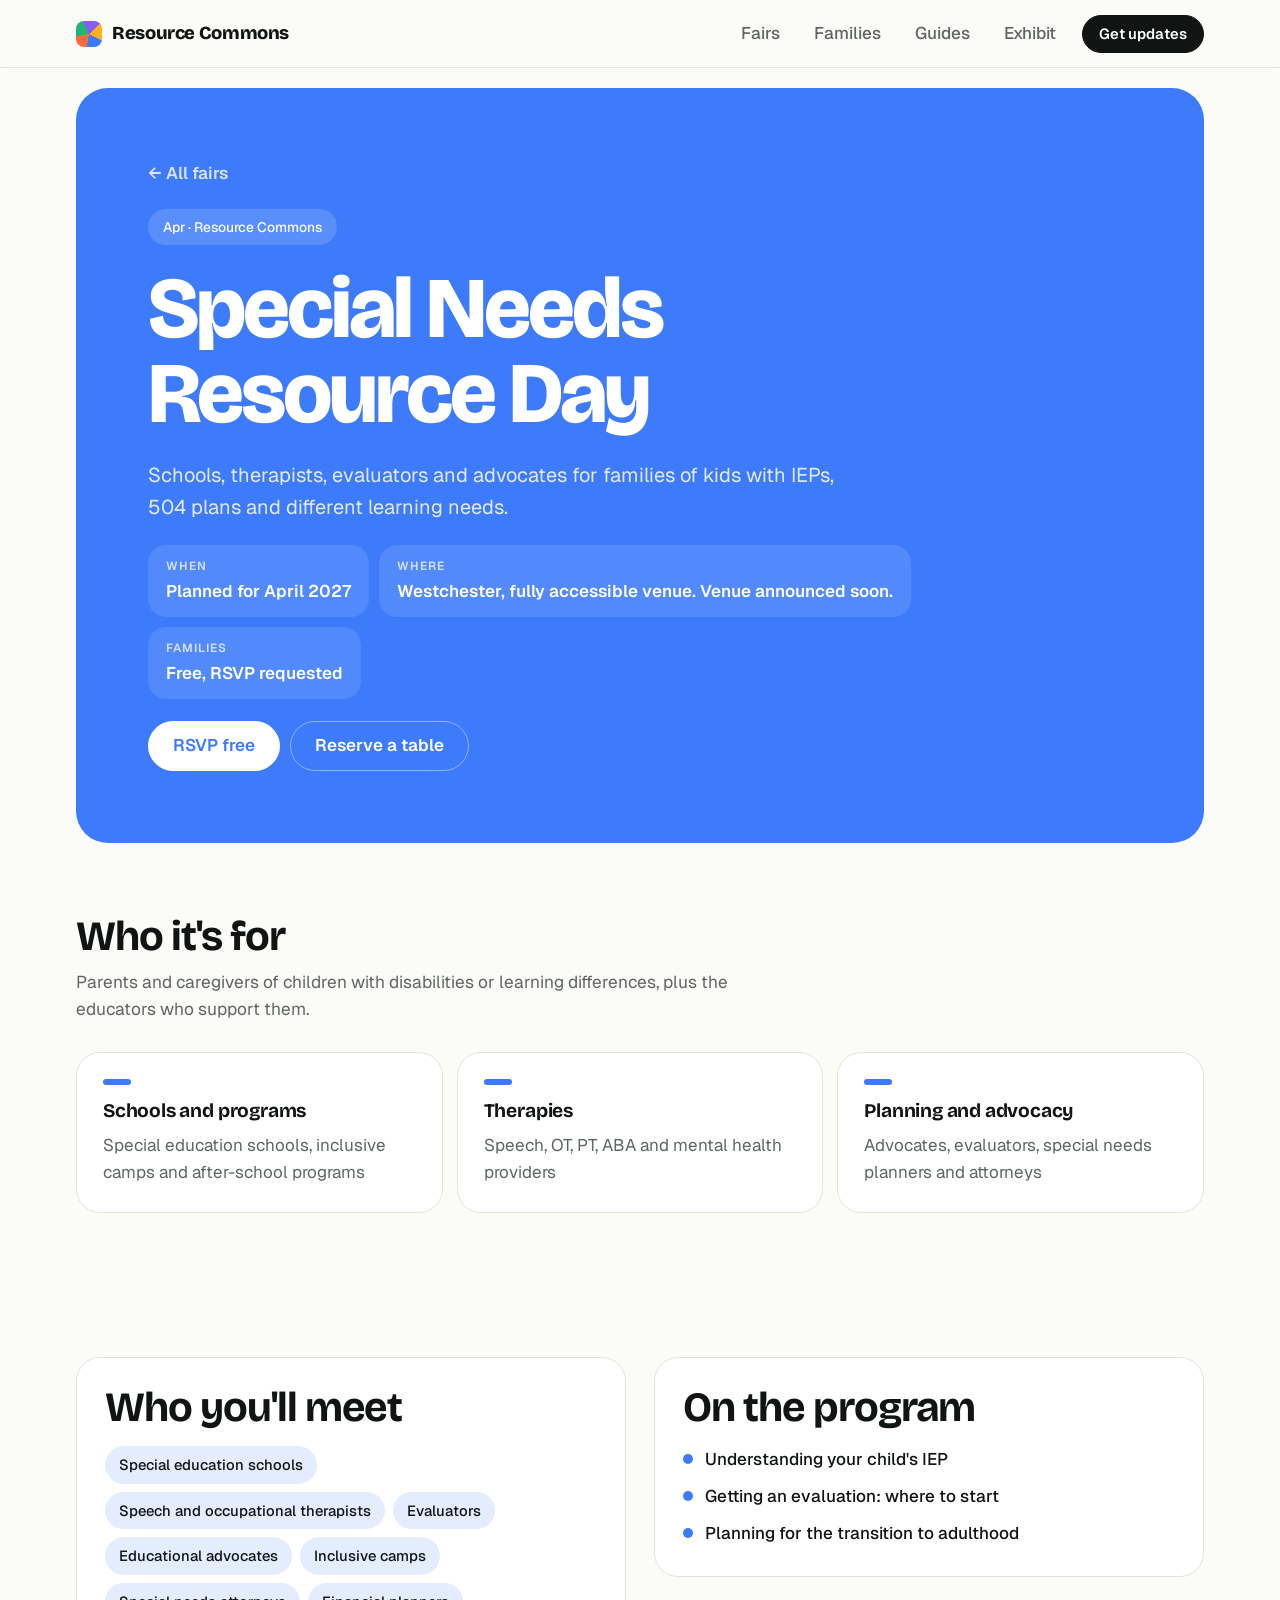
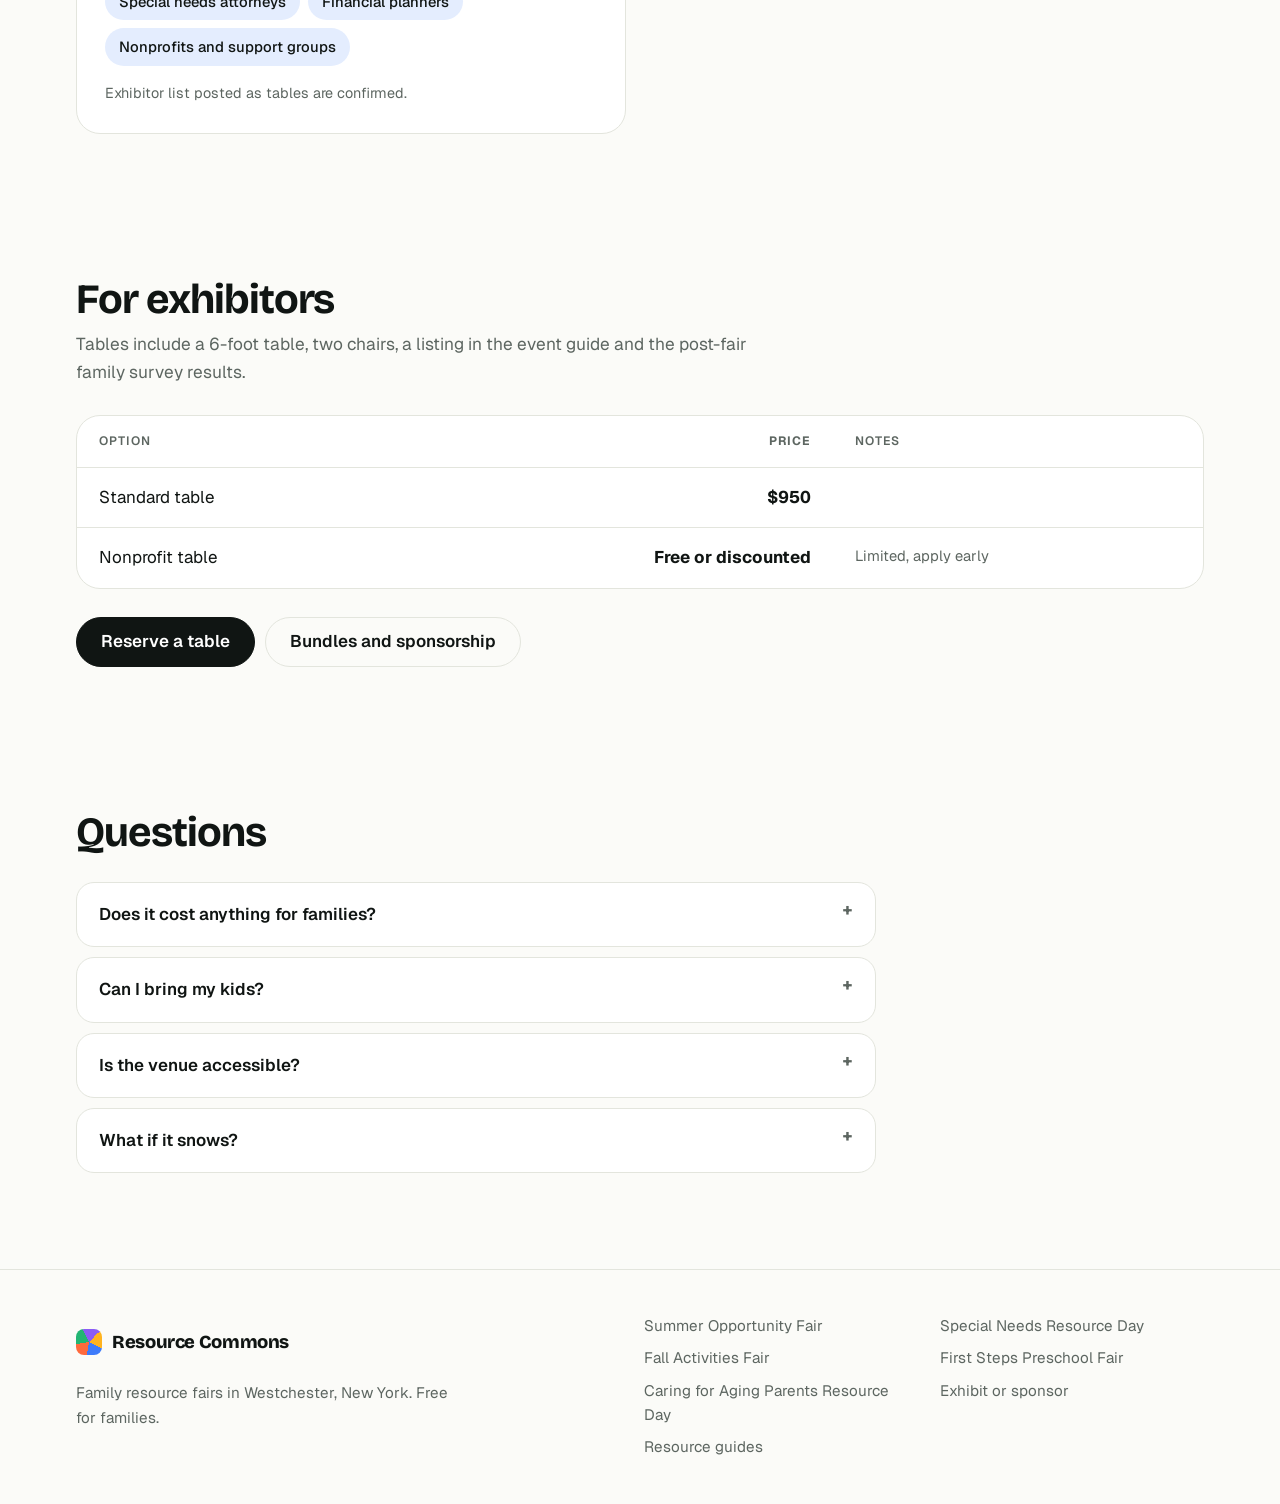
<file: special-needs-resource-day.html>
<!doctype html>
<html lang="en">
<head>
<meta charset="utf-8">
<meta name="viewport" content="width=device-width, initial-scale=1, viewport-fit=cover">
<title>Special Needs Resource Day · Resource Commons</title>
<meta name="description" content="Schools, therapists, evaluators and advocates for families of kids with IEPs, 504 plans and different learning needs.">
<link rel="preconnect" href="https://fonts.googleapis.com">
<link rel="preconnect" href="https://fonts.gstatic.com" crossorigin>
<link rel="stylesheet" href="https://fonts.googleapis.com/css2?family=Bricolage+Grotesque:opsz,wght@12..96,500;12..96,700;12..96,800&family=Geist:wght@400;500;600&display=swap">
<link rel="stylesheet" href="style.css">
</head>
<body>
<header class="top"><div class="wrap top-in">
<a class="brand" href="index.html"><span class="mark" aria-hidden="true"></span>Resource Commons</a>
<nav class="nav"><a href="index.html">Fairs</a><a href="families.html">Families</a><a href="guides.html">Guides</a><a href="exhibit.html">Exhibit</a><a class="btn small" href="families.html#signup">Get updates</a></nav>
</div></header>
<main class="event sn">
<section class="ev-hero"><div class="wrap"><div class="panel">
<a class="back" href="index.html#fairs">← All fairs</a>
<p class="eyebrow">Apr · Resource Commons</p>
<h1>Special Needs Resource Day</h1>
<p class="lede">Schools, therapists, evaluators and advocates for families of kids with IEPs, 504 plans and different learning needs.</p>
<dl class="facts"><div><dt>When</dt><dd>Planned for April 2027</dd></div><div><dt>Where</dt><dd>Westchester, fully accessible venue. Venue announced soon.</dd></div><div><dt>Families</dt><dd>Free, RSVP requested</dd></div></dl>
<div class="cta"><a class="btn" href="families.html#signup">RSVP free</a><a class="btn ghost" href="exhibit-special-needs-resource-day.html">Reserve a table</a></div>
</div></div></section>
<section class="band"><div class="wrap">
<div class="sec-h"><h2>Who it's for</h2><p>Parents and caregivers of children with disabilities or learning differences, plus the educators who support them.</p></div>
<div class="three cards"><div><h3>Schools and programs</h3><p>Special education schools, inclusive camps and after-school programs</p></div><div><h3>Therapies</h3><p>Speech, OT, PT, ABA and mental health providers</p></div><div><h3>Planning and advocacy</h3><p>Advocates, evaluators, special needs planners and attorneys</p></div></div>
</div></section>
<section class="band"><div class="wrap two">
<div><h2>Who you'll meet</h2><ul class="chips"><li>Special education schools</li><li>Speech and occupational therapists</li><li>Evaluators</li><li>Educational advocates</li><li>Inclusive camps</li><li>Special needs attorneys</li><li>Financial planners</li><li>Nonprofits and support groups</li></ul><p class="small-note">Exhibitor list posted as tables are confirmed.</p></div>
<div><h2>On the program</h2><ul class="talks"><li>Understanding your child&#x27;s IEP</li><li>Getting an evaluation: where to start</li><li>Planning for the transition to adulthood</li></ul></div>
</div></section>
<section class="band"><div class="wrap">
<div class="sec-h"><h2>For exhibitors</h2><p>Tables include a 6-foot table, two chairs, a listing in the event guide and the post-fair family survey results.</p></div>
<div class="tbl"><table><thead><tr><th>Option</th><th class="num">Price</th><th>Notes</th></tr></thead><tbody><tr><td>Standard table</td><td class="num">$950</td><td class="note"></td></tr><tr><td>Nonprofit table</td><td class="num">Free or discounted</td><td class="note">Limited, apply early</td></tr></tbody></table></div>
<div class="cta"><a class="btn" href="exhibit-special-needs-resource-day.html">Reserve a table</a><a class="btn ghost" href="exhibit.html">Bundles and sponsorship</a></div>
</div></section>
<section class="band"><div class="wrap">
<div class="sec-h"><h2>Questions</h2></div>
<div class="faq">
<details><summary>Does it cost anything for families?</summary><p>No. Families always get in free. RSVP so we can send you the exhibitor list and talk schedule ahead of time.</p></details>
<details><summary>Can I bring my kids?</summary><p>Yes. There's a supervised play area and activities so parents can talk with exhibitors.</p></details>
<details><summary>Is the venue accessible?</summary><p>Every Resource Commons venue is chosen for step-free access, accessible restrooms and nearby parking.</p></details>
<details><summary>What if it snows?</summary><p>Winter fairs have a published snow date. We'll email everyone who RSVPs if anything changes.</p></details>
</div></div></section>
</main>
<footer class="foot"><div class="wrap foot-in">
<div><a class="brand" href="index.html"><span class="mark" aria-hidden="true"></span>Resource Commons</a>
<p>Family resource fairs in Westchester, New York. Free for families.</p></div>
<div class="foot-links"><a href="https://summeropportunityfair.com/">Summer Opportunity Fair</a><a href="special-needs-resource-day.html">Special Needs Resource Day</a><a href="fall-activities-fair.html">Fall Activities Fair</a><a href="first-steps-preschool-fair.html">First Steps Preschool Fair</a><a href="caring-for-aging-parents.html">Caring for Aging Parents Resource Day</a><a href="exhibit.html">Exhibit or sponsor</a><a href="guides.html">Resource guides</a></div>
</div></footer>
<script src="config.js"></script>
<script src="site.js"></script>
</body>
</html>
</file>
<file: style.css>
/* Layout: bright bento of five fair tiles under a bold headline; each fair owns one saturated color. */
:root {
  --bg: #fbfbf8;
  --card: #ffffff;
  --soft: #f1f2ec;
  --ink: #101513;
  --muted: #5d6661;
  --line: #e3e5dd;
  --btn: #101513;
  --btn-ink: #ffffff;
  --summer: #ffb31f; --summer-on: #241800;
  --sn: #3e7bfa;     --sn-on: #ffffff;
  --fall: #ff6a3d;   --fall-on: #2a0d02;
  --pre: #22b573;    --pre-on: #03200f;
  --aging: #8a5cf5;  --aging-on: #ffffff;
  --display: "Bricolage Grotesque", "Helvetica Neue", Arial, sans-serif;
  --body: "Geist", "Segoe UI", Helvetica, Arial, sans-serif;
  --r: 24px;
}
@media (prefers-color-scheme: dark) {
  :root:not([data-theme="light"]) {
    --bg: #0c0f0e; --card: #151a18; --soft: #1a201d; --ink: #f2f5f1; --muted: #9aa49f; --line: #252c29;
    --btn: #f2f5f1; --btn-ink: #0c0f0e;
    color-scheme: dark;
  }
}
:root[data-theme="dark"] {
  --bg: #0c0f0e; --card: #151a18; --soft: #1a201d; --ink: #f2f5f1; --muted: #9aa49f; --line: #252c29;
  --btn: #f2f5f1; --btn-ink: #0c0f0e;
  color-scheme: dark;
}

* { box-sizing: border-box; }
html { -webkit-text-size-adjust: 100%; scroll-behavior: smooth; }
body { margin: 0; background: var(--bg); color: var(--ink); font: 400 17px/1.6 var(--body); }
a { color: inherit; }
a:focus-visible, .btn:focus-visible, summary:focus-visible { outline: 3px solid var(--sn); outline-offset: 3px; border-radius: 12px; }
h1, h2, h3 { text-wrap: balance; margin: 0; font-family: var(--display); }
h1 { font-weight: 800; font-size: clamp(2.6rem, 7vw, 5.4rem); line-height: 0.98; letter-spacing: -0.035em; max-width: 15ch; }
h2 { font-weight: 700; font-size: clamp(1.7rem, 3.6vw, 2.6rem); line-height: 1.05; letter-spacing: -0.025em; }
h3 { font-weight: 700; font-size: 1.2rem; line-height: 1.2; letter-spacing: -0.01em; }
p { margin: 0; }

.wrap { max-width: 1160px; margin: 0 auto; padding-left: max(16px, env(safe-area-inset-left, 0px)); padding-right: max(16px, env(safe-area-inset-right, 0px)); }

/* Header */
body::before { content: ""; position: fixed; inset: 0 0 auto; height: env(safe-area-inset-top, 0px); z-index: 10; background: var(--bg); }
.top { position: sticky; top: env(safe-area-inset-top, 0px); z-index: 5; background: color-mix(in srgb, var(--bg) 82%, transparent); backdrop-filter: saturate(1.4) blur(14px); -webkit-backdrop-filter: saturate(1.4) blur(14px); border-bottom: 1px solid var(--line); }
.top-in { display: flex; align-items: center; justify-content: space-between; gap: 16px; padding-block: 12px; flex-wrap: wrap; }
.brand { display: inline-flex; align-items: center; gap: 10px; font: 800 1.15rem/1 var(--display); letter-spacing: -0.02em; text-decoration: none; }
.mark { width: 26px; height: 26px; border-radius: 8px; background: conic-gradient(from 45deg, var(--summer) 0 20%, var(--sn) 0 40%, var(--fall) 0 60%, var(--pre) 0 80%, var(--aging) 0); }
.nav { display: flex; align-items: center; gap: 6px; flex-wrap: wrap; }
.nav a:not(.btn) { padding: 8px 14px; border-radius: 999px; color: var(--muted); text-decoration: none; font-weight: 500; }
.nav a:not(.btn):hover { background: var(--soft); color: var(--ink); }
.nav a[aria-current] { background: var(--soft); color: var(--ink); }

/* Buttons */
.btn { display: inline-flex; align-items: center; gap: 8px; min-height: 50px; padding: 0 24px; border-radius: 999px; background: var(--btn); color: var(--btn-ink); font-weight: 600; text-decoration: none; border: 1.5px solid var(--btn); cursor: pointer; transition: transform 0.15s; }
.btn:hover { transform: translateY(-1px); }
.btn.ghost { background: transparent; color: var(--ink); border-color: var(--line); }
.btn.ghost:hover { border-color: var(--ink); }
.btn.light { background: #fff; color: #101513; border-color: #fff; }
.btn.small { min-height: 38px; padding: 0 16px; font-size: 0.92rem; margin-left: 6px; }
.btn.soon { opacity: 0.5; cursor: default; transform: none; }
.cta { display: flex; flex-wrap: wrap; gap: 10px; align-items: center; }

/* Hero */
.hero { padding-block: clamp(48px, 9vw, 110px) clamp(32px, 5vw, 56px); }
.hero .wrap { display: grid; gap: 26px; }
.hero .wrap > * { min-width: 0; }
.eyebrow { display: inline-flex; align-items: center; gap: 10px; width: fit-content; padding: 6px 14px; border-radius: 999px; background: var(--card); border: 1px solid var(--line); font-size: 0.86rem; font-weight: 500; color: var(--muted); }
.live { width: 8px; height: 8px; border-radius: 50%; background: var(--pre); box-shadow: 0 0 0 4px color-mix(in srgb, var(--pre) 25%, transparent); }
.hl { display: inline-block; padding: 0 0.18em 0.06em; border-radius: 0.2em; background: var(--summer); color: var(--summer-on); transform: rotate(-1.5deg); }
.lede { font-size: clamp(1.08rem, 1.6vw, 1.25rem); max-width: 56ch; color: var(--muted); }

/* Year timeline */
.year { position: relative; display: grid; grid-template-columns: repeat(12, minmax(0, 1fr)); margin-top: 18px; padding-top: 6px; }
.year::before { content: ""; position: absolute; left: 4%; right: 4%; top: 14px; height: 2px; background: var(--line); }
.mo { position: relative; display: grid; justify-items: center; gap: 8px; text-decoration: none; min-width: 0; }
.pt { width: 18px; height: 18px; border-radius: 50%; background: var(--bg); border: 2px solid var(--line); }
.mo-l { font-size: 0.74rem; font-weight: 600; letter-spacing: 0.06em; text-transform: uppercase; color: var(--muted); }
.mo.has .pt { background: var(--c); border-color: var(--c); box-shadow: 0 0 0 5px color-mix(in srgb, var(--c) 22%, transparent); }
.mo.has .mo-l { color: var(--ink); }
.mo.has:hover .pt { transform: scale(1.15); }
.mo[aria-current] .pt { outline: 2px solid var(--ink); outline-offset: 4px; }

/* Fair colors */
.ink { --c: var(--btn); --on: var(--btn-ink); }
.summer { --c: var(--summer); --on: var(--summer-on); }
.sn { --c: var(--sn); --on: var(--sn-on); }
.fall { --c: var(--fall); --on: var(--fall-on); }
.pre { --c: var(--pre); --on: var(--pre-on); }
.aging { --c: var(--aging); --on: var(--aging-on); }

/* Sections */
.band { padding-block: clamp(36px, 6vw, 72px); }
.band > .wrap { display: grid; gap: 28px; }
.band > .wrap > * { min-width: 0; }
.sec-h { display: grid; gap: 10px; max-width: 62ch; }
.sec-h p { color: var(--muted); font-size: 1.08rem; }

/* Bento of fairs */
.bento { display: grid; grid-template-columns: repeat(6, minmax(0, 1fr)); gap: 14px; }
.tile { grid-column: span 2; display: grid; grid-template-rows: auto 1fr auto auto; gap: 12px; min-height: 280px; padding: 24px; border-radius: var(--r); background: var(--c); color: var(--on); text-decoration: none; transition: transform 0.2s, box-shadow 0.2s; min-width: 0; }
.tile.feat { grid-column: span 4; grid-row: span 2; min-height: 100%; }
.tile:hover { transform: translateY(-3px); box-shadow: 0 18px 40px -18px color-mix(in srgb, var(--c) 80%, transparent); }
.tile-top { display: flex; justify-content: space-between; align-items: center; gap: 10px; }
.tile-m { font: 800 2.4rem/1 var(--display); letter-spacing: -0.04em; }
.tile.feat .tile-m { font-size: clamp(3rem, 8vw, 6rem); }
.pill { padding: 4px 12px; border-radius: 999px; background: color-mix(in srgb, var(--on) 14%, transparent); font-size: 0.8rem; font-weight: 600; }
.tile-n { align-self: end; font: 700 1.45rem/1.08 var(--display); letter-spacing: -0.02em; }
.tile.feat .tile-n { font-size: clamp(1.9rem, 3.6vw, 2.8rem); }
.tile-t { font-size: 0.96rem; opacity: 0.85; }
.tile-f { display: flex; justify-content: space-between; align-items: center; gap: 10px; padding-top: 12px; border-top: 1px solid color-mix(in srgb, var(--on) 22%, transparent); font-size: 0.9rem; font-weight: 600; font-variant-numeric: tabular-nums; }
.arrow { display: grid; place-items: center; width: 38px; height: 38px; border-radius: 50%; background: var(--on); color: var(--c); font-size: 1.1rem; transition: transform 0.2s; }
.tile:hover .arrow { transform: rotate(-45deg); }
@media (max-width: 900px) {
  .bento { grid-template-columns: repeat(2, minmax(0, 1fr)); }
  .tile, .tile.feat { grid-column: span 1; grid-row: auto; }
  .tile.feat { grid-column: span 2; min-height: 300px; }
}
@media (max-width: 560px) {
  .bento { grid-template-columns: 1fr; }
  .tile.feat { grid-column: auto; }
  .tile { min-height: 230px; }
}

/* Cards */
.three { display: grid; grid-template-columns: repeat(auto-fit, minmax(min(260px, 100%), 1fr)); gap: 14px; }
.cards > div { display: grid; gap: 10px; align-content: start; padding: 26px; border-radius: var(--r); background: var(--card); border: 1px solid var(--line); min-width: 0; }
.cards p { color: var(--muted); }
.ic { display: grid; place-items: center; width: 48px; height: 48px; margin-bottom: 6px; border-radius: 14px; background: var(--soft); font: 800 1rem/1 var(--display); }
.two { grid-template-columns: repeat(auto-fit, minmax(min(300px, 100%), 1fr)); align-items: start; gap: 14px; }
.two > div { display: grid; gap: 16px; padding: 28px; border-radius: var(--r); background: var(--card); border: 1px solid var(--line); min-width: 0; }
.split { display: grid; gap: 24px; grid-template-columns: minmax(0, 1fr) auto; align-items: center; padding: clamp(26px, 4vw, 44px); border-radius: var(--r); background: var(--card); border: 1px solid var(--line); }
.split > div:first-child { display: grid; gap: 8px; max-width: 58ch; }
.split p { color: var(--muted); }
.promo { display: grid; grid-template-columns: minmax(0, 1fr) auto; gap: 24px; align-items: center; padding: clamp(28px, 5vw, 56px); border-radius: var(--r); background: #101513; color: #f2f5f1; }
.promo > div:first-child { display: grid; gap: 10px; max-width: 58ch; }
.promo h2 { color: #fff; }
.promo p { color: #b7c0bb; }
@media (prefers-color-scheme: dark) { :root:not([data-theme="light"]) .promo { background: var(--card); border: 1px solid var(--line); } }
:root[data-theme="dark"] .promo { background: var(--card); border: 1px solid var(--line); }
@media (max-width: 680px) { .split, .promo { grid-template-columns: 1fr; } }

/* Event page */
.ev-hero { padding-block: 20px 0; }
.panel { display: grid; gap: 22px; padding: clamp(28px, 6vw, 72px); border-radius: calc(var(--r) + 8px); background: var(--c); color: var(--on); }
.panel > * { min-width: 0; }
.panel h1 { max-width: 16ch; }
.panel .lede { color: inherit; opacity: 0.85; }
.panel .eyebrow { background: color-mix(in srgb, var(--on) 14%, transparent); border-color: transparent; color: inherit; }
.back { width: fit-content; color: inherit; opacity: 0.8; text-decoration: none; font-weight: 600; }
.back:hover { opacity: 1; }
.facts { display: flex; flex-wrap: wrap; gap: 10px; margin: 0; }
.facts div { display: grid; gap: 2px; padding: 12px 18px; border-radius: 18px; background: color-mix(in srgb, var(--on) 10%, transparent); min-width: 0; }
.facts dt { font-size: 0.74rem; font-weight: 600; letter-spacing: 0.08em; text-transform: uppercase; opacity: 0.75; }
.facts dd { margin: 0; font-weight: 600; }
.panel .btn { background: var(--on); color: var(--c); border-color: var(--on); }
.panel .btn.ghost { background: transparent; color: var(--on); border-color: color-mix(in srgb, var(--on) 40%, transparent); }
.event .cards h3::before { content: ""; display: block; width: 28px; height: 6px; margin-bottom: 14px; border-radius: 3px; background: var(--c); }
.event .band .btn:not(.ghost) { background: var(--btn); }
.chips { list-style: none; margin: 0; padding: 0; display: flex; flex-wrap: wrap; gap: 8px; }
.chips li { padding: 7px 14px; border-radius: 999px; background: color-mix(in srgb, var(--c) 14%, var(--card)); font-size: 0.92rem; font-weight: 500; }
.talks { list-style: none; margin: 0; padding: 0; display: grid; gap: 10px; }
.talks li { display: flex; gap: 12px; align-items: baseline; font-weight: 500; }
.talks li::before { content: ""; flex: none; width: 10px; height: 10px; border-radius: 50%; background: var(--c); transform: translateY(-1px); }
.small-note { color: var(--muted); font-size: 0.9rem; }

/* Tables */
.tbl { overflow-x: auto; border: 1px solid var(--line); border-radius: var(--r); background: var(--card); }
table { width: 100%; border-collapse: collapse; min-width: 420px; }
th, td { text-align: left; padding: 16px 22px; border-bottom: 1px solid var(--line); vertical-align: top; }
tbody tr:last-child td { border-bottom: 0; }
th { font-size: 0.76rem; font-weight: 600; letter-spacing: 0.08em; text-transform: uppercase; color: var(--muted); }
td a { font-weight: 600; text-decoration-thickness: 1px; text-underline-offset: 3px; }
.num { text-align: right; font-variant-numeric: tabular-nums; white-space: nowrap; font-weight: 700; }
td.note { color: var(--muted); font-size: 0.92rem; }

/* FAQ */
.faq { display: grid; gap: 10px; max-width: 800px; }
details { background: var(--card); border: 1px solid var(--line); border-radius: 18px; padding: 18px 22px; }
summary { cursor: pointer; font-weight: 600; list-style: none; display: flex; justify-content: space-between; gap: 12px; }
summary::-webkit-details-marker { display: none; }
summary::after { content: "+"; font: 700 1.3rem/1 var(--display); color: var(--muted); }
details[open] summary::after { content: "–"; }
details p { margin-top: 10px; color: var(--muted); }

/* Footer */
.foot { margin-top: 24px; border-top: 1px solid var(--line); padding-block: 44px; }
.foot-in { display: flex; justify-content: space-between; gap: 32px; flex-wrap: wrap; }
.foot-in > div:first-child { display: grid; gap: 12px; max-width: 34ch; }
.foot p { color: var(--muted); font-size: 0.95rem; }
.foot-links { display: grid; grid-template-columns: repeat(auto-fit, minmax(min(200px, 100%), 1fr)); gap: 8px 32px; flex: 1; max-width: 560px; min-width: 0; }
.foot-links a { color: var(--muted); text-decoration: none; font-size: 0.95rem; }
.foot-links a:hover { color: var(--ink); }

@media (prefers-reduced-motion: reduce) { * { transition: none !important; scroll-behavior: auto !important; } }

@media (max-width: 560px) { .mo-l { font-size: 0.6rem; letter-spacing: 0; } .pt { width: 14px; height: 14px; } .year::before { top: 12px; } }

/* Vendor checkout */
.panel.slim h1 { font-size: clamp(2.2rem, 5vw, 3.8rem); }
.opts { display: grid; grid-template-columns: repeat(auto-fit, minmax(min(280px, 100%), 1fr)); gap: 14px; }
.opt { display: grid; gap: 14px; align-content: start; padding: 26px; border-radius: var(--r); background: var(--card); border: 1px solid var(--line); min-width: 0; }
.opt-h { display: flex; justify-content: space-between; align-items: baseline; gap: 12px; flex-wrap: wrap; }
.opt-p { font: 800 1.9rem/1 var(--display); letter-spacing: -0.03em; font-variant-numeric: tabular-nums; }
.opt p { color: var(--muted); }
.opt .btn { justify-self: start; }
.ach { display: flex; gap: 16px; align-items: flex-start; padding: 22px 26px; border-radius: var(--r); background: color-mix(in srgb, var(--c, var(--pre)) 12%, var(--card)); }
.ach > div { display: grid; gap: 4px; min-width: 0; }
.ach p { color: var(--muted); }
.ach .ic { flex: none; margin: 0; font-size: 0.8rem; background: var(--card); }
.two > div > .btn { justify-self: start; }

/* Families sign-up */
.signup-card { display: grid; gap: 26px; padding: clamp(26px, 5vw, 52px); border-radius: calc(var(--r) + 8px); background: var(--card); border: 1px solid var(--line); }
.kit { display: grid; gap: 22px; }
fieldset { border: 0; margin: 0; padding: 0; min-width: 0; }
legend { padding: 0; margin-bottom: 12px; font-weight: 600; }
.chks { display: flex; flex-wrap: wrap; gap: 10px; }
.chk { display: inline-flex; align-items: center; gap: 10px; padding: 10px 16px; border-radius: 999px; border: 1.5px solid var(--line); background: var(--bg); cursor: pointer; font-weight: 500; }
.chk input { width: 18px; height: 18px; accent-color: var(--c); margin: 0; }
.chk:has(input:checked) { border-color: var(--c); background: color-mix(in srgb, var(--c) 16%, var(--card)); }
.chk:has(input:focus-visible) { outline: 3px solid var(--c); outline-offset: 2px; }
.row { display: grid; grid-template-columns: repeat(auto-fit, minmax(min(240px, 100%), 1fr)); gap: 14px; }
.row.end { display: flex; flex-wrap: wrap; align-items: center; gap: 16px; }
.fld { display: grid; gap: 6px; font-weight: 500; font-size: 0.92rem; min-width: 0; }
.fld input { width: 100%; min-height: 52px; padding: 0 16px; border-radius: 14px; border: 1.5px solid var(--line); background: var(--bg); color: var(--ink); font: 400 1rem var(--body); }
.fld input:focus { outline: none; border-color: var(--ink); }
button.btn { font: 600 1rem var(--body); }
button.btn:disabled { cursor: default; }

/* Mini fair links */
.minis { display: grid; grid-template-columns: repeat(auto-fit, minmax(min(200px, 100%), 1fr)); gap: 12px; }
.mini { display: grid; gap: 8px; padding: 20px; border-radius: 20px; background: var(--c); color: var(--on); text-decoration: none; font: 700 1.05rem/1.2 var(--display); transition: transform 0.15s; }
.mini:hover { transform: translateY(-2px); }
.mini-m { font-size: 1.8rem; font-weight: 800; letter-spacing: -0.03em; }

/* Guides */
.guides { display: grid; grid-template-columns: repeat(auto-fill, minmax(min(300px, 100%), 1fr)); gap: 14px; }
.guide { display: grid; grid-template-rows: auto 1fr; border-radius: var(--r); background: var(--card); border: 1px solid var(--line); overflow: hidden; min-width: 0; }
.cover { position: relative; display: grid; align-content: end; gap: 6px; min-height: 190px; padding: 22px; background: var(--c); color: var(--on); overflow: hidden; }
.cover::after { content: ""; position: absolute; right: -40px; top: -40px; width: 150px; height: 150px; border-radius: 50%; background: color-mix(in srgb, var(--on) 14%, transparent); }
.cover-k { font-size: 0.75rem; font-weight: 600; letter-spacing: 0.08em; text-transform: uppercase; opacity: 0.8; }
.cover-n { font: 800 1.5rem/1.05 var(--display); letter-spacing: -0.02em; max-width: 14ch; }
.cover-y { font-size: 0.85rem; opacity: 0.8; }
.guide-b { display: grid; gap: 12px; align-content: start; padding: 22px; }
.guide-b p { color: var(--muted); }
.guide-f { display: flex; justify-content: space-between; align-items: center; gap: 12px; flex-wrap: wrap; margin-top: 6px; }
.guide.bundle { background: #101513; border-color: #101513; color: #f2f5f1; }
.guide.bundle h3 { font-size: 1.8rem; color: #fff; }
.guide.bundle p { color: #b7c0bb; }
.guide.bundle .pill { justify-self: start; background: var(--summer); color: var(--summer-on); }
.guide.bundle .guide-b { align-content: center; padding: 30px; }
</file>
